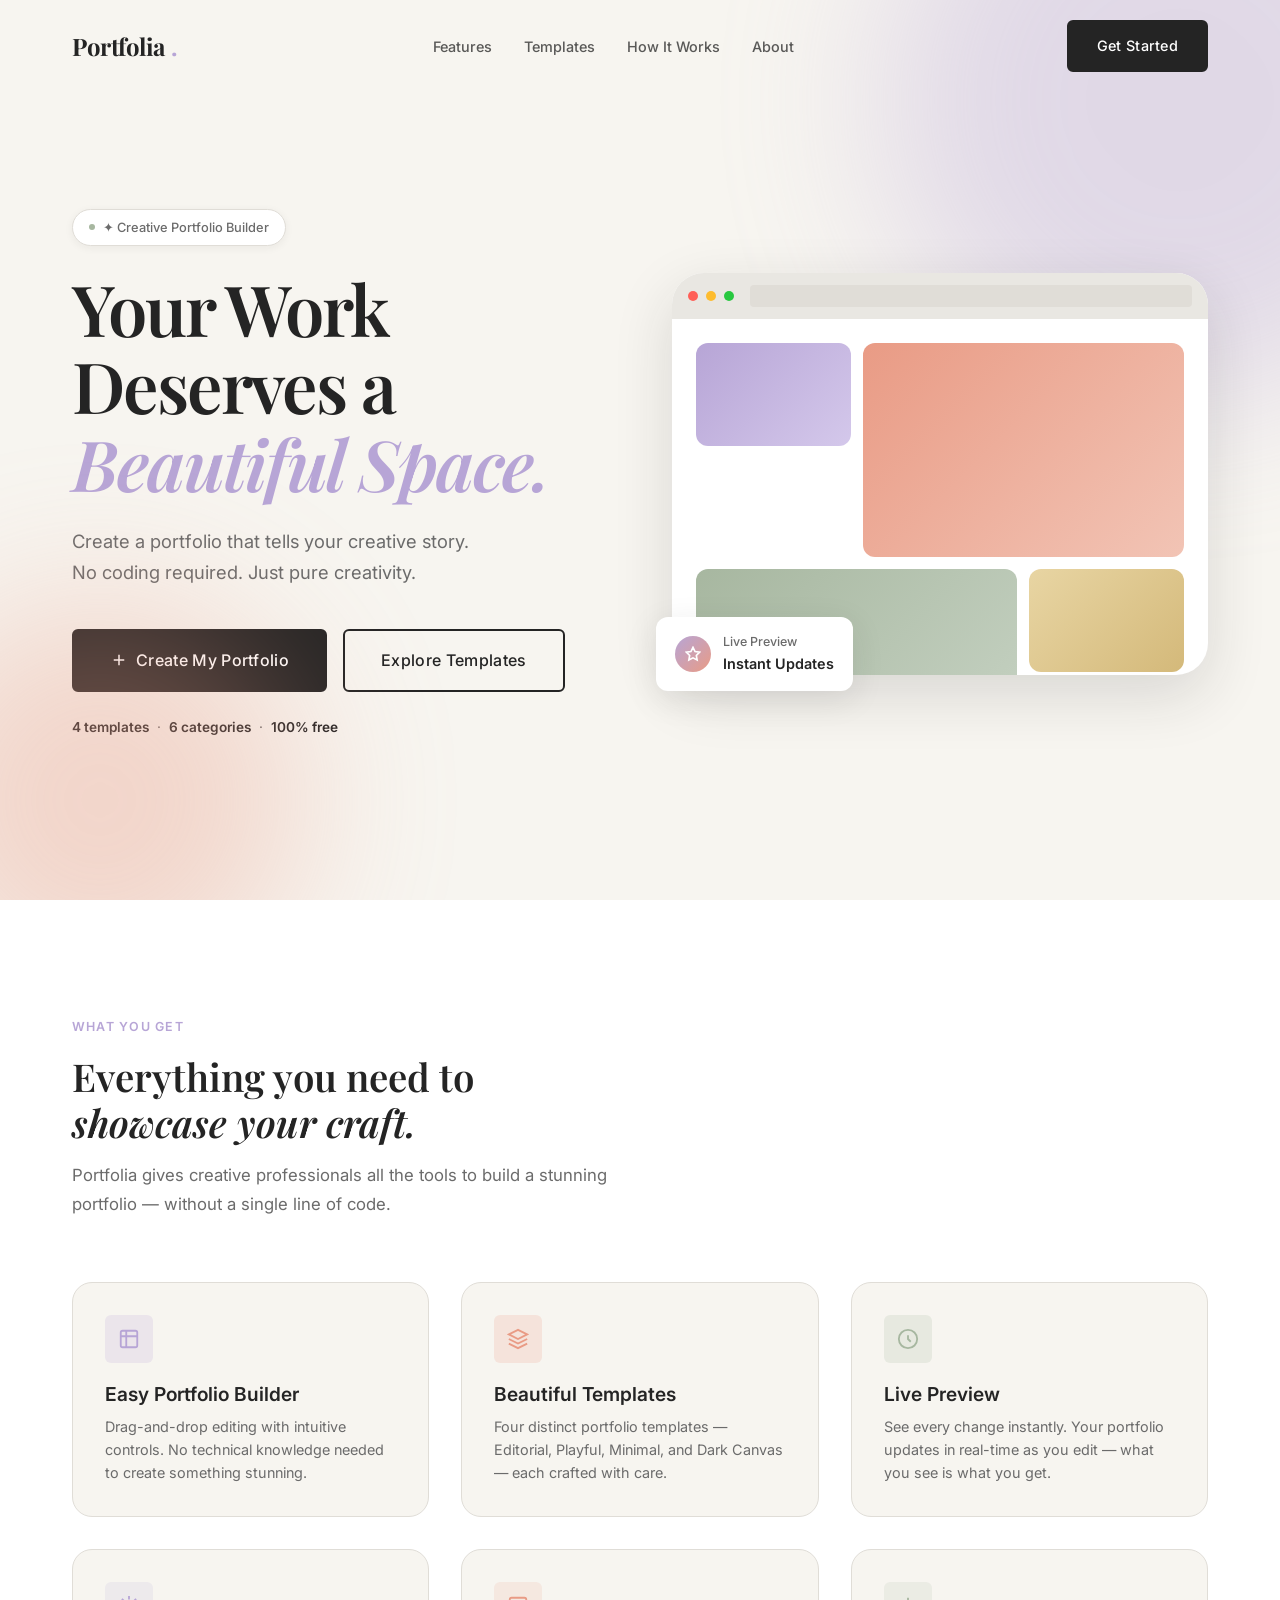
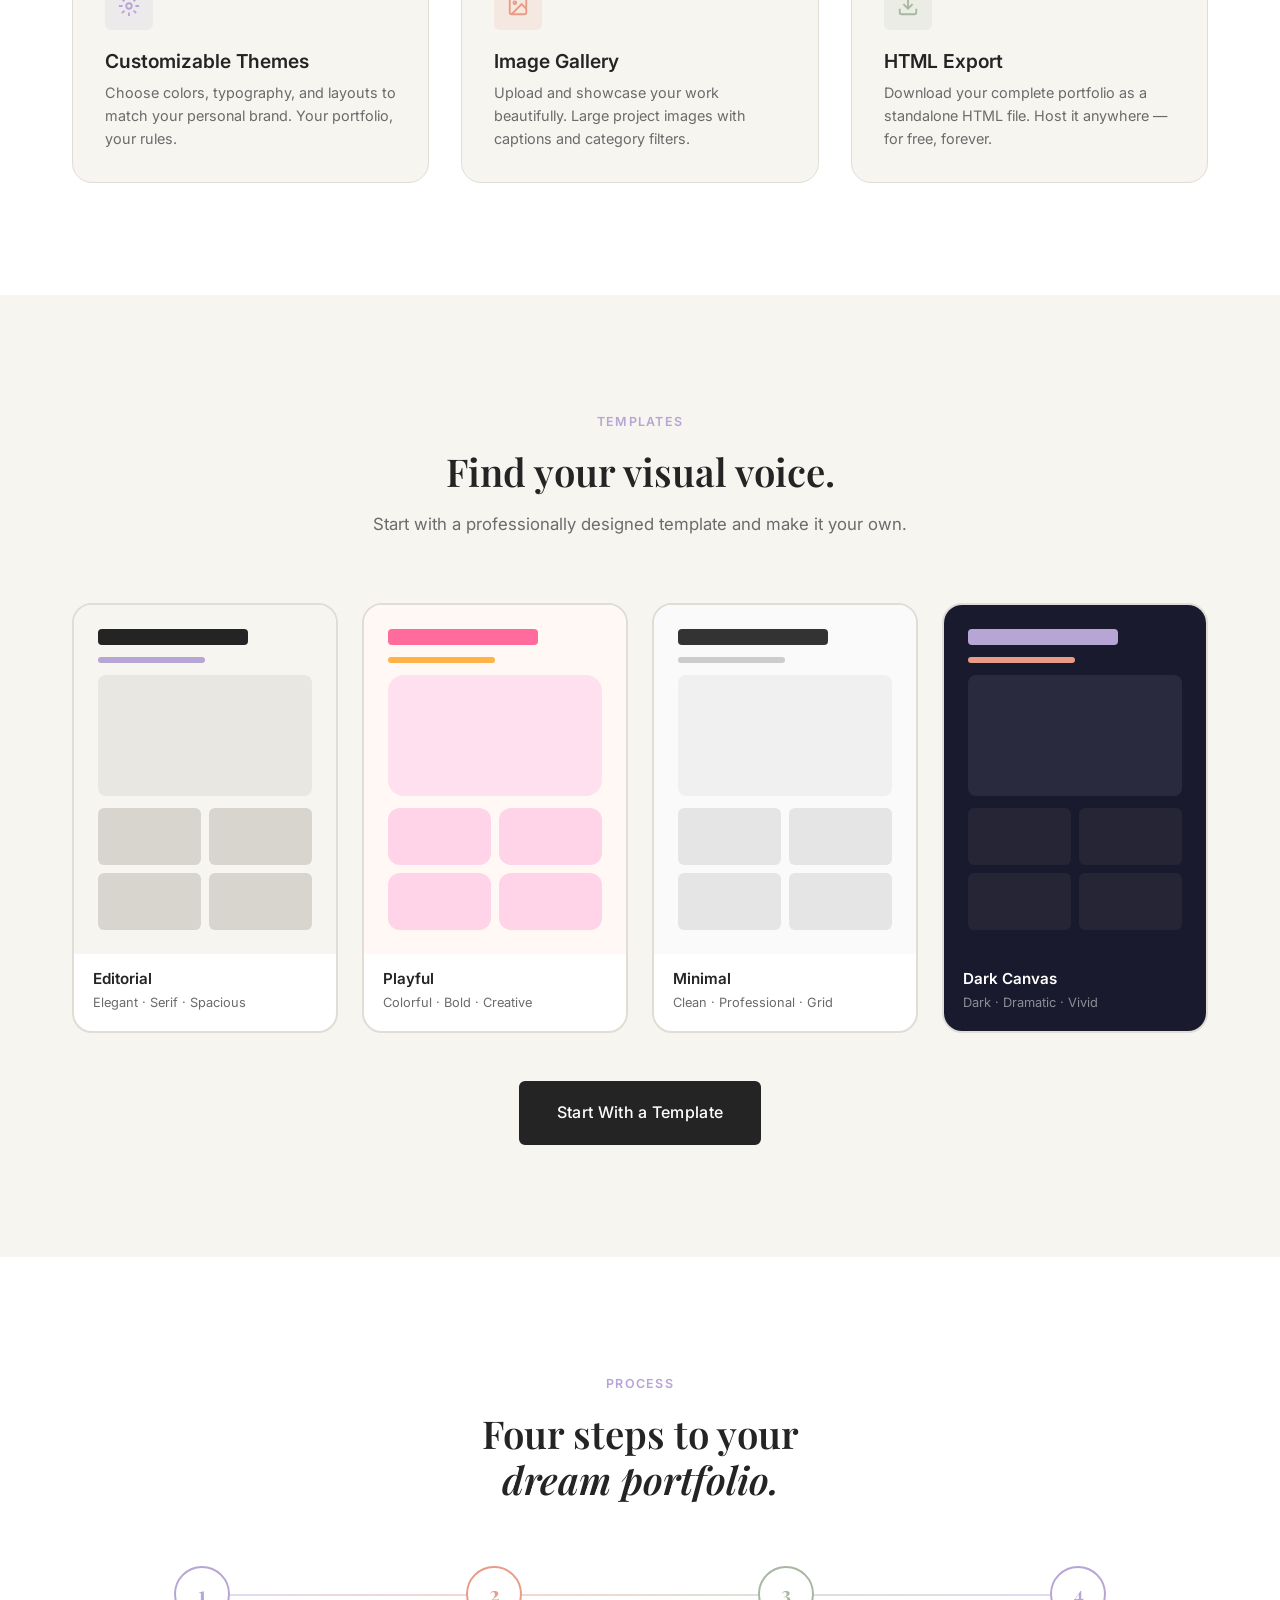
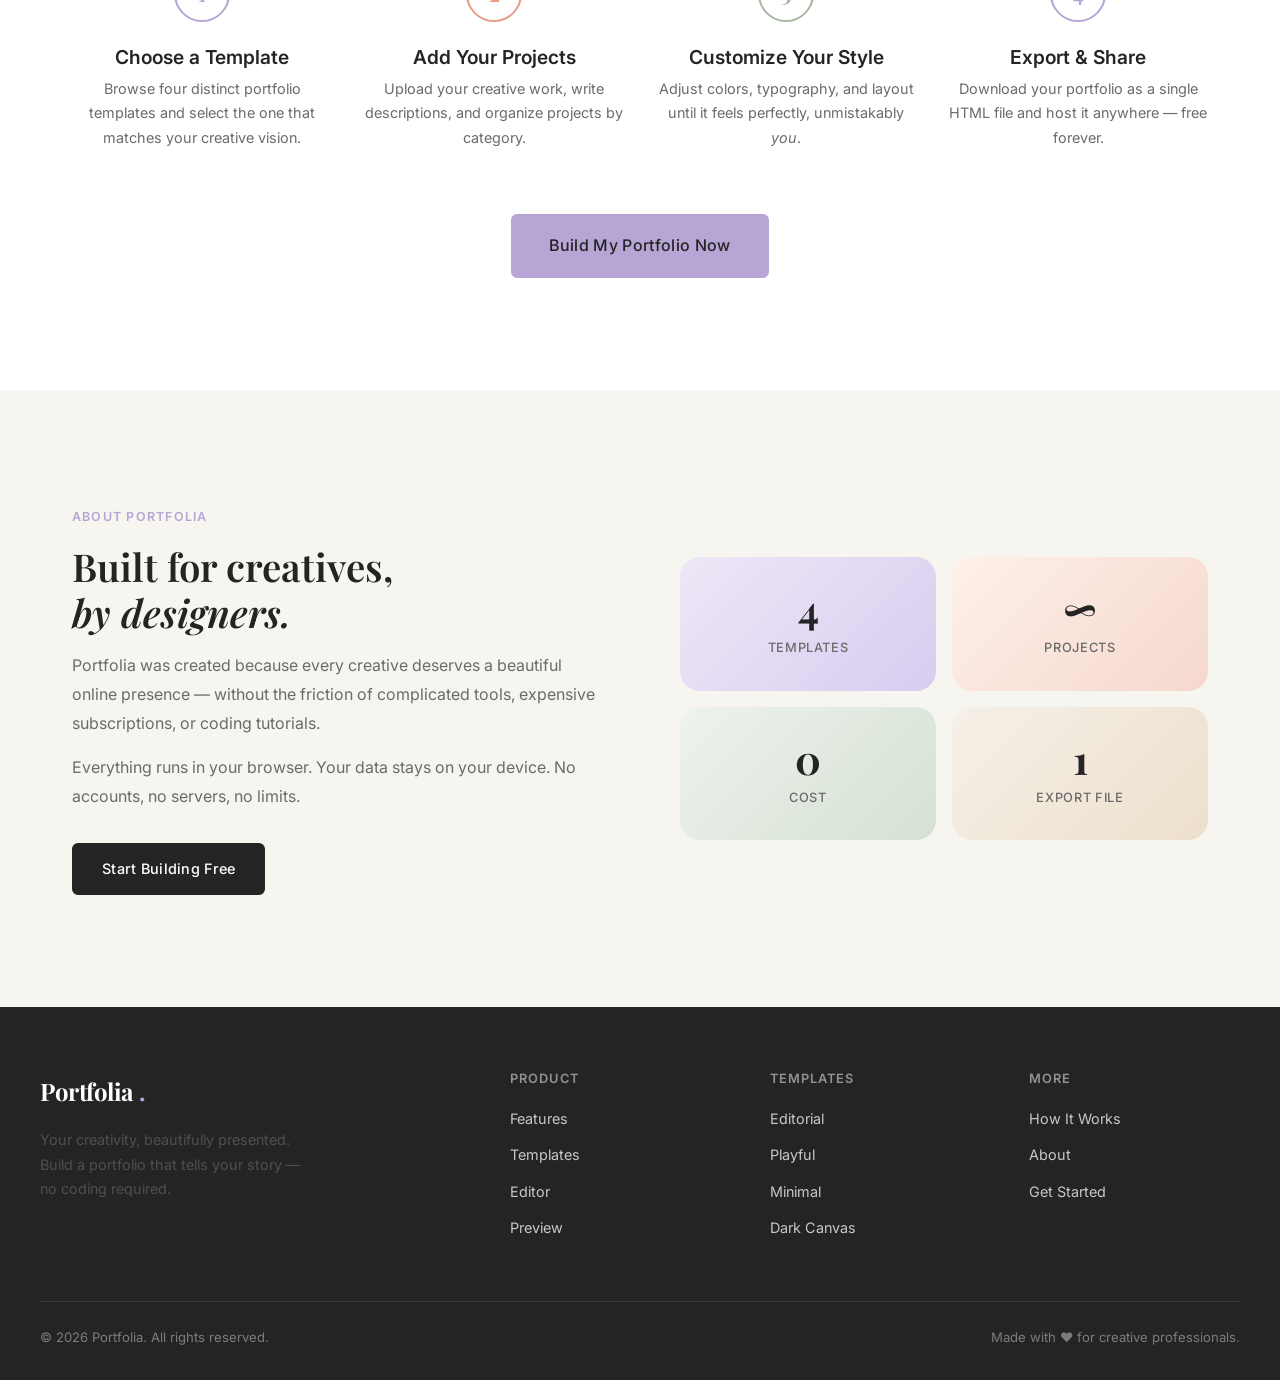
<file: portfolia/index.html>
<!DOCTYPE html>
<html lang="en">
<head>
  <meta charset="UTF-8" />
  <meta name="viewport" content="width=device-width, initial-scale=1.0" />
  <meta name="description" content="Portfolia — Create a stunning portfolio website for your creative work. No coding required." />
  <title>Portfolia — Your creativity, beautifully presented.</title>
  <link rel="stylesheet" href="css/style.css" />
  <link rel="stylesheet" href="css/landing.css" />
  <link rel="icon" type="image/svg+xml" href="data:image/svg+xml,%3Csvg xmlns='http://www.w3.org/2000/svg' viewBox='0 0 32 32'%3E%3Ccircle cx='16' cy='16' r='16' fill='%23B7A5D6'/%3E%3Ctext x='50%25' y='54%25' dominant-baseline='middle' text-anchor='middle' font-size='18' font-family='Georgia,serif' fill='white' font-weight='bold'%3EP%3C/text%3E%3C/svg%3E" />
</head>
<body>

  <!-- ========================
       NAVIGATION
  ======================== -->
  <nav class="site-nav" id="siteNav">
    <div class="nav-inner">
      <a href="index.html" class="nav-logo">Portfolia<span>.</span></a>
      <ul class="nav-links">
        <li><a href="#features">Features</a></li>
        <li><a href="#templates">Templates</a></li>
        <li><a href="#how-it-works">How It Works</a></li>
        <li><a href="#about">About</a></li>
      </ul>
      <a href="editor.html" class="btn btn-primary nav-cta">Get Started</a>
      <button class="nav-hamburger" id="hamburgerBtn" aria-label="Open menu">
        <span></span><span></span><span></span>
      </button>
    </div>
  </nav>

  <!-- Mobile Menu -->
  <div class="mobile-menu" id="mobileMenu">
    <button class="mobile-menu-close" id="mobileMenuClose" aria-label="Close menu">✕</button>
    <a href="#features" class="mobile-nav-link">Features</a>
    <a href="#templates" class="mobile-nav-link">Templates</a>
    <a href="#how-it-works" class="mobile-nav-link">How It Works</a>
    <a href="#about" class="mobile-nav-link">About</a>
    <a href="editor.html" class="btn btn-primary btn-lg">Get Started</a>
  </div>

  <!-- ========================
       HERO SECTION
  ======================== -->
  <section class="hero" id="home">
    <div class="hero-bg-shape hero-bg-shape-1"></div>
    <div class="hero-bg-shape hero-bg-shape-2"></div>
    <div class="hero-inner container">
      <div class="hero-content">
        <div class="hero-label">✦ Creative Portfolio Builder</div>
        <h1 class="hero-title">
          Your Work Deserves a<br>
          <em>Beautiful Space.</em>
        </h1>
        <p class="hero-subtitle">
          Create a portfolio that tells your creative story.<br>
          No coding required. Just pure creativity.
        </p>
        <div class="hero-actions">
          <a href="editor.html" class="btn btn-primary btn-lg">
            <svg width="18" height="18" viewBox="0 0 24 24" fill="none" stroke="currentColor" stroke-width="2"><path d="M12 5v14M5 12h14"/></svg>
            Create My Portfolio
          </a>
          <a href="#templates" class="btn btn-outline btn-lg">Explore Templates</a>
        </div>
        <p class="hero-stats">
          <strong>4 templates</strong> &nbsp;·&nbsp; <strong>6 categories</strong> &nbsp;·&nbsp; <strong>100% free</strong>
        </p>
      </div>
      <div class="hero-visual">
        <div class="hero-mockup-container">
          <div class="hero-mockup-browser">
            <div class="browser-dot"></div>
            <div class="browser-dot"></div>
            <div class="browser-dot"></div>
            <div class="browser-bar"></div>
          </div>
          <div class="hero-mockup-content">
            <div class="mock-card mock-card-1"></div>
            <div class="mock-card mock-card-2"></div>
            <div class="mock-card mock-card-3"></div>
            <div class="mock-card mock-card-4"></div>
          </div>
        </div>
        <div class="hero-float-badge">
          <div class="hero-float-badge-icon">
            <svg width="16" height="16" viewBox="0 0 24 24" fill="none" stroke="currentColor" stroke-width="2.5"><path d="M12 2l3.09 6.26L22 9.27l-5 4.87 1.18 6.88L12 17.77l-6.18 3.25L7 14.14 2 9.27l6.91-1.01L12 2z"/></svg>
          </div>
          <div>
            <div style="font-size:0.78rem;color:var(--text-muted);">Live Preview</div>
            <div style="font-weight:600;font-size:0.9rem;">Instant Updates</div>
          </div>
        </div>
      </div>
    </div>
  </section>

  <!-- ========================
       FEATURES SECTION
  ======================== -->
  <section class="features" id="features">
    <div class="container">
      <div class="features-header fade-up">
        <div class="section-tag">What You Get</div>
        <h2 class="section-title">Everything you need to<br><em class="serif italic">showcase your craft.</em></h2>
        <p class="section-subtitle">Portfolia gives creative professionals all the tools to build a stunning portfolio — without a single line of code.</p>
      </div>
      <div class="features-grid">
        <div class="feature-card fade-up">
          <div class="feature-icon feature-icon-1">
            <svg width="22" height="22" viewBox="0 0 24 24" fill="none" stroke="currentColor" stroke-width="2"><rect x="3" y="3" width="18" height="18" rx="2"/><path d="M9 3v18M3 9h18"/></svg>
          </div>
          <h4>Easy Portfolio Builder</h4>
          <p>Drag-and-drop editing with intuitive controls. No technical knowledge needed to create something stunning.</p>
        </div>
        <div class="feature-card fade-up">
          <div class="feature-icon feature-icon-2">
            <svg width="22" height="22" viewBox="0 0 24 24" fill="none" stroke="currentColor" stroke-width="2"><path d="M12 2L2 7l10 5 10-5-10-5zM2 17l10 5 10-5M2 12l10 5 10-5"/></svg>
          </div>
          <h4>Beautiful Templates</h4>
          <p>Four distinct portfolio templates — Editorial, Playful, Minimal, and Dark Canvas — each crafted with care.</p>
        </div>
        <div class="feature-card fade-up">
          <div class="feature-icon feature-icon-3">
            <svg width="22" height="22" viewBox="0 0 24 24" fill="none" stroke="currentColor" stroke-width="2"><circle cx="12" cy="12" r="10"/><path d="M12 8v4l3 3"/></svg>
          </div>
          <h4>Live Preview</h4>
          <p>See every change instantly. Your portfolio updates in real-time as you edit — what you see is what you get.</p>
        </div>
        <div class="feature-card fade-up">
          <div class="feature-icon feature-icon-4">
            <svg width="22" height="22" viewBox="0 0 24 24" fill="none" stroke="currentColor" stroke-width="2"><circle cx="12" cy="12" r="3"/><path d="M12 1v4M12 19v4M4.22 4.22l2.83 2.83M16.95 16.95l2.83 2.83M1 12h4M19 12h4M4.22 19.78l2.83-2.83M16.95 7.05l2.83-2.83"/></svg>
          </div>
          <h4>Customizable Themes</h4>
          <p>Choose colors, typography, and layouts to match your personal brand. Your portfolio, your rules.</p>
        </div>
        <div class="feature-card fade-up">
          <div class="feature-icon feature-icon-5">
            <svg width="22" height="22" viewBox="0 0 24 24" fill="none" stroke="currentColor" stroke-width="2"><rect x="3" y="3" width="18" height="18" rx="2"/><circle cx="8.5" cy="8.5" r="1.5"/><path d="M21 15l-5-5L5 21"/></svg>
          </div>
          <h4>Image Gallery</h4>
          <p>Upload and showcase your work beautifully. Large project images with captions and category filters.</p>
        </div>
        <div class="feature-card fade-up">
          <div class="feature-icon feature-icon-6">
            <svg width="22" height="22" viewBox="0 0 24 24" fill="none" stroke="currentColor" stroke-width="2"><path d="M21 15v4a2 2 0 01-2 2H5a2 2 0 01-2-2v-4M7 10l5 5 5-5M12 15V3"/></svg>
          </div>
          <h4>HTML Export</h4>
          <p>Download your complete portfolio as a standalone HTML file. Host it anywhere — for free, forever.</p>
        </div>
      </div>
    </div>
  </section>

  <!-- ========================
       TEMPLATES SECTION
  ======================== -->
  <section class="templates-section" id="templates">
    <div class="container">
      <div class="templates-header text-center fade-up">
        <div class="section-tag">Templates</div>
        <h2 class="section-title">Find your visual voice.</h2>
        <p class="section-subtitle" style="margin: 0 auto;">Start with a professionally designed template and make it your own.</p>
      </div>
      <div class="templates-grid">
        <div class="template-preview-card tmpl-editorial fade-up" onclick="window.location='editor.html'">
          <div class="template-preview-thumb">
            <div class="template-thumb-inner">
              <div class="tmpl-bar-lg tmpl-bar"></div>
              <div class="tmpl-bar-sm tmpl-bar"></div>
              <div class="tmpl-rect"></div>
              <div class="tmpl-grid">
                <div class="tmpl-grid-item"></div>
                <div class="tmpl-grid-item"></div>
                <div class="tmpl-grid-item"></div>
                <div class="tmpl-grid-item"></div>
              </div>
            </div>
          </div>
          <div class="template-preview-info">
            <h4>Editorial</h4>
            <span>Elegant · Serif · Spacious</span>
          </div>
        </div>
        <div class="template-preview-card tmpl-playful fade-up" onclick="window.location='editor.html'">
          <div class="template-preview-thumb">
            <div class="template-thumb-inner">
              <div class="tmpl-bar-lg tmpl-bar"></div>
              <div class="tmpl-bar-sm tmpl-bar"></div>
              <div class="tmpl-rect"></div>
              <div class="tmpl-grid">
                <div class="tmpl-grid-item"></div>
                <div class="tmpl-grid-item"></div>
                <div class="tmpl-grid-item"></div>
                <div class="tmpl-grid-item"></div>
              </div>
            </div>
          </div>
          <div class="template-preview-info">
            <h4>Playful</h4>
            <span>Colorful · Bold · Creative</span>
          </div>
        </div>
        <div class="template-preview-card tmpl-minimal fade-up" onclick="window.location='editor.html'">
          <div class="template-preview-thumb">
            <div class="template-thumb-inner">
              <div class="tmpl-bar-lg tmpl-bar"></div>
              <div class="tmpl-bar-sm tmpl-bar"></div>
              <div class="tmpl-rect"></div>
              <div class="tmpl-grid">
                <div class="tmpl-grid-item"></div>
                <div class="tmpl-grid-item"></div>
                <div class="tmpl-grid-item"></div>
                <div class="tmpl-grid-item"></div>
              </div>
            </div>
          </div>
          <div class="template-preview-info">
            <h4>Minimal</h4>
            <span>Clean · Professional · Grid</span>
          </div>
        </div>
        <div class="template-preview-card tmpl-dark fade-up" onclick="window.location='editor.html'">
          <div class="template-preview-thumb">
            <div class="template-thumb-inner">
              <div class="tmpl-bar-lg tmpl-bar"></div>
              <div class="tmpl-bar-sm tmpl-bar"></div>
              <div class="tmpl-rect"></div>
              <div class="tmpl-grid">
                <div class="tmpl-grid-item"></div>
                <div class="tmpl-grid-item"></div>
                <div class="tmpl-grid-item"></div>
                <div class="tmpl-grid-item"></div>
              </div>
            </div>
          </div>
          <div class="template-preview-info" style="background:#1a1a2e;color:#fff;">
            <h4 style="color:#fff;">Dark Canvas</h4>
            <span style="color:rgba(255,255,255,0.5);">Dark · Dramatic · Vivid</span>
          </div>
        </div>
      </div>
      <div class="text-center" style="margin-top:3rem;">
        <a href="editor.html" class="btn btn-primary btn-lg">Start With a Template</a>
      </div>
    </div>
  </section>

  <!-- ========================
       HOW IT WORKS
  ======================== -->
  <section class="how-it-works" id="how-it-works">
    <div class="container">
      <div class="text-center fade-up" style="margin-bottom:0;">
        <div class="section-tag">Process</div>
        <h2 class="section-title">Four steps to your<br><em class="serif italic">dream portfolio.</em></h2>
      </div>
      <div class="steps-grid">
        <div class="step-item fade-up">
          <div class="step-num">1</div>
          <h4>Choose a Template</h4>
          <p>Browse four distinct portfolio templates and select the one that matches your creative vision.</p>
        </div>
        <div class="step-item fade-up">
          <div class="step-num">2</div>
          <h4>Add Your Projects</h4>
          <p>Upload your creative work, write descriptions, and organize projects by category.</p>
        </div>
        <div class="step-item fade-up">
          <div class="step-num">3</div>
          <h4>Customize Your Style</h4>
          <p>Adjust colors, typography, and layout until it feels perfectly, unmistakably <em>you</em>.</p>
        </div>
        <div class="step-item fade-up">
          <div class="step-num">4</div>
          <h4>Export &amp; Share</h4>
          <p>Download your portfolio as a single HTML file and host it anywhere — free forever.</p>
        </div>
      </div>
      <div class="text-center" style="margin-top:4rem;">
        <a href="editor.html" class="btn btn-accent btn-lg">Build My Portfolio Now</a>
      </div>
    </div>
  </section>

  <!-- ========================
       ABOUT SECTION
  ======================== -->
  <section class="about-section" id="about">
    <div class="container">
      <div class="about-inner fade-up">
        <div class="about-text">
          <div class="section-tag">About Portfolia</div>
          <h2 class="section-title">Built for creatives,<br><em class="serif italic">by designers.</em></h2>
          <p>Portfolia was created because every creative deserves a beautiful online presence — without the friction of complicated tools, expensive subscriptions, or coding tutorials.</p>
          <p style="margin-top:1rem;">Everything runs in your browser. Your data stays on your device. No accounts, no servers, no limits.</p>
          <a href="editor.html" class="btn btn-primary" style="margin-top:2rem;">Start Building Free</a>
        </div>
        <div class="about-visual">
          <div class="about-visual-grid">
            <div class="about-card about-card-1">
              <div class="about-card-num">4</div>
              <div class="about-card-label">Templates</div>
            </div>
            <div class="about-card about-card-2">
              <div class="about-card-num">∞</div>
              <div class="about-card-label">Projects</div>
            </div>
            <div class="about-card about-card-3">
              <div class="about-card-num">0</div>
              <div class="about-card-label">Cost</div>
            </div>
            <div class="about-card about-card-4">
              <div class="about-card-num">1</div>
              <div class="about-card-label">Export file</div>
            </div>
          </div>
        </div>
      </div>
    </div>
  </section>

  <!-- ========================
       FOOTER
  ======================== -->
  <footer class="site-footer">
    <div class="footer-inner">
      <div class="footer-brand">
        <div class="nav-logo">Portfolia<span style="color:var(--lavender);">.</span></div>
        <p>Your creativity, beautifully presented. Build a portfolio that tells your story — no coding required.</p>
      </div>
      <div class="footer-col">
        <h5>Product</h5>
        <a href="#features">Features</a>
        <a href="#templates">Templates</a>
        <a href="editor.html">Editor</a>
        <a href="preview.html">Preview</a>
      </div>
      <div class="footer-col">
        <h5>Templates</h5>
        <a href="editor.html">Editorial</a>
        <a href="editor.html">Playful</a>
        <a href="editor.html">Minimal</a>
        <a href="editor.html">Dark Canvas</a>
      </div>
      <div class="footer-col">
        <h5>More</h5>
        <a href="#how-it-works">How It Works</a>
        <a href="#about">About</a>
        <a href="editor.html">Get Started</a>
      </div>
    </div>
    <div class="footer-bottom">
      <span>© 2026 Portfolia. All rights reserved.</span>
      <span>Made with ♥ for creative professionals.</span>
    </div>
  </footer>

  <!-- Toast Container -->
  <div id="toast-container"></div>

  <script src="js/app.js"></script>
</body>
</html>
</file>
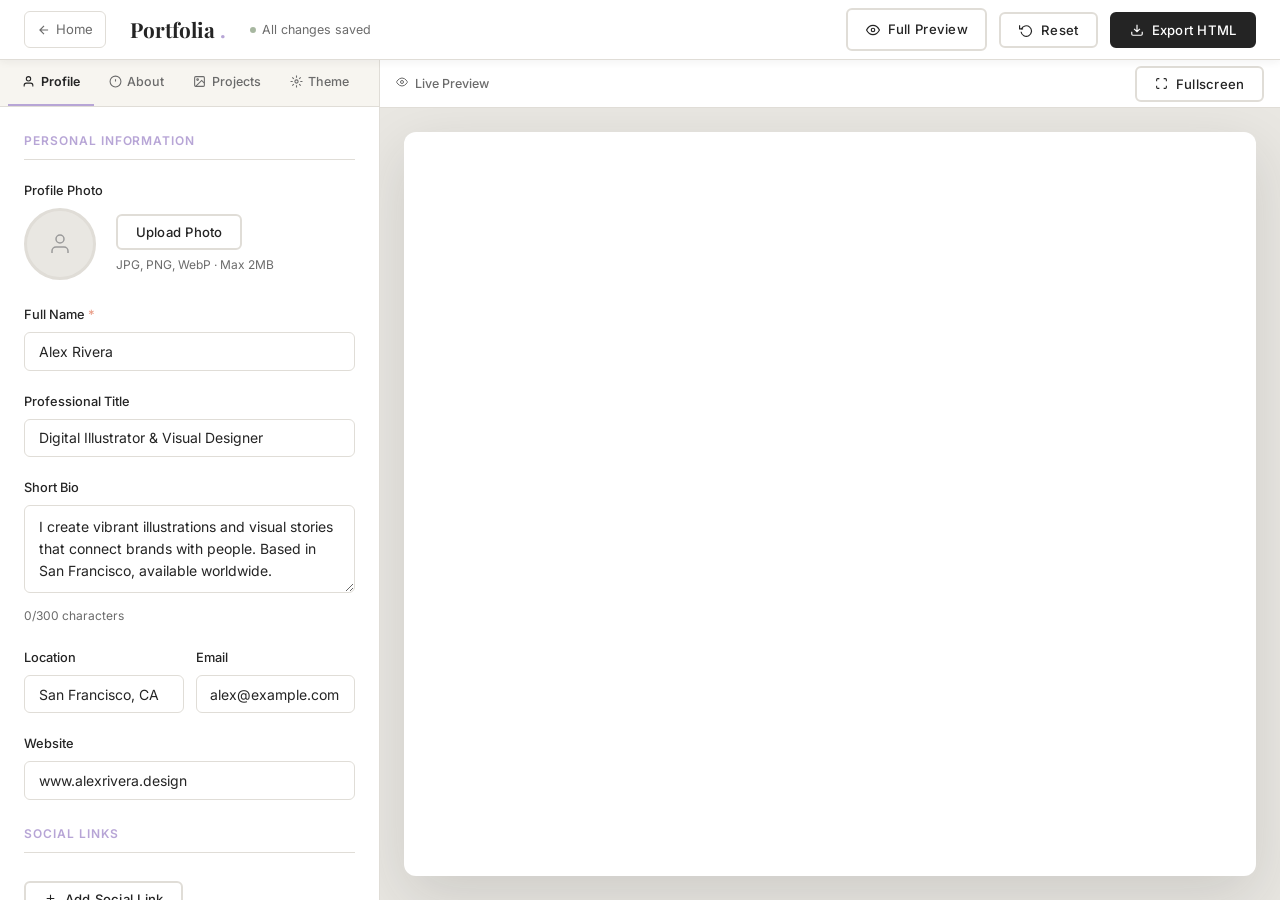
<file: portfolia/editor.html>
<!DOCTYPE html>
<html lang="en">
<head>
  <meta charset="UTF-8" />
  <meta name="viewport" content="width=device-width, initial-scale=1.0" />
  <title>Portfolia — Editor</title>
  <link rel="stylesheet" href="css/style.css" />
  <link rel="stylesheet" href="css/editor.css" />
  <link rel="icon" type="image/svg+xml" href="data:image/svg+xml,%3Csvg xmlns='http://www.w3.org/2000/svg' viewBox='0 0 32 32'%3E%3Ccircle cx='16' cy='16' r='16' fill='%23B7A5D6'/%3E%3Ctext x='50%25' y='54%25' dominant-baseline='middle' text-anchor='middle' font-size='18' font-family='Georgia,serif' fill='white' font-weight='bold'%3EP%3C/text%3E%3C/svg%3E" />
</head>
<body class="editor-page">

  <!-- ============================
       TOP BAR
  ============================ -->
  <header class="editor-topbar">
    <div class="editor-topbar-left">
      <a href="index.html" class="editor-back-link">
        <svg width="14" height="14" viewBox="0 0 24 24" fill="none" stroke="currentColor" stroke-width="2"><path d="M19 12H5M12 5l-7 7 7 7"/></svg>
        Home
      </a>
      <a href="editor.html" class="editor-logo">Portfolia<span>.</span></a>
      <div class="save-status" id="saveStatus">
        <div class="save-status-dot" id="saveStatusDot"></div>
        <span id="saveStatusText">All changes saved</span>
      </div>
    </div>
    <div class="editor-topbar-right">
      <a href="preview.html" target="_blank" class="btn btn-ghost btn-sm" id="previewBtn">
        <svg width="14" height="14" viewBox="0 0 24 24" fill="none" stroke="currentColor" stroke-width="2"><path d="M1 12s4-8 11-8 11 8 11 8-4 8-11 8-11-8-11-8z"/><circle cx="12" cy="12" r="3"/></svg>
        Full Preview
      </a>
      <button class="btn btn-ghost btn-sm" id="resetBtn">
        <svg width="14" height="14" viewBox="0 0 24 24" fill="none" stroke="currentColor" stroke-width="2"><polyline points="1 4 1 10 7 10"/><path d="M3.51 15a9 9 0 1 0 .49-4.39"/></svg>
        Reset
      </button>
      <button class="btn btn-primary btn-sm" id="exportBtn">
        <svg width="14" height="14" viewBox="0 0 24 24" fill="none" stroke="currentColor" stroke-width="2"><path d="M21 15v4a2 2 0 01-2 2H5a2 2 0 01-2-2v-4M7 10l5 5 5-5M12 15V3"/></svg>
        Export HTML
      </button>
    </div>
  </header>

  <!-- ============================
       EDITOR BODY
  ============================ -->
  <div class="editor-body">

    <!-- LEFT PANEL: Controls -->
    <aside class="editor-panel">
      <div class="panel-tabs" role="tablist">
        <button class="panel-tab active" data-tab="profile" role="tab">
          <svg width="13" height="13" viewBox="0 0 24 24" fill="none" stroke="currentColor" stroke-width="2"><path d="M20 21v-2a4 4 0 00-4-4H8a4 4 0 00-4 4v2"/><circle cx="12" cy="7" r="4"/></svg>
          Profile
        </button>
        <button class="panel-tab" data-tab="about" role="tab">
          <svg width="13" height="13" viewBox="0 0 24 24" fill="none" stroke="currentColor" stroke-width="2"><circle cx="12" cy="12" r="10"/><path d="M12 8v4M12 16h.01"/></svg>
          About
        </button>
        <button class="panel-tab" data-tab="projects" role="tab">
          <svg width="13" height="13" viewBox="0 0 24 24" fill="none" stroke="currentColor" stroke-width="2"><rect x="3" y="3" width="18" height="18" rx="2"/><circle cx="8.5" cy="8.5" r="1.5"/><path d="M21 15l-5-5L5 21"/></svg>
          Projects
        </button>
        <button class="panel-tab" data-tab="theme" role="tab">
          <svg width="13" height="13" viewBox="0 0 24 24" fill="none" stroke="currentColor" stroke-width="2"><circle cx="12" cy="12" r="3"/><path d="M12 1v4M12 19v4M4.22 4.22l2.83 2.83M16.95 16.95l2.83 2.83M1 12h4M19 12h4M4.22 19.78l2.83-2.83M16.95 7.05l2.83-2.83"/></svg>
          Theme
        </button>
      </div>

      <div class="panel-content">

        <!-- ── PROFILE TAB ────────────────────── -->
        <div class="panel-section active" id="tab-profile">
          <div class="panel-section-title">Personal Information</div>

          <!-- Profile Image -->
          <div class="form-group">
            <label class="form-label">Profile Photo</label>
            <div class="profile-upload-wrap">
              <div class="profile-img-preview" id="profileImgWrap">
                <svg width="24" height="24" viewBox="0 0 24 24" fill="none" stroke="currentColor" stroke-width="1.5"><path d="M20 21v-2a4 4 0 00-4-4H8a4 4 0 00-4 4v2"/><circle cx="12" cy="7" r="4"/></svg>
              </div>
              <div>
                <button class="btn btn-ghost btn-sm" onclick="document.getElementById('profileImageInput').click()">Upload Photo</button>
                <button class="btn btn-sm" id="removeProfileImg" style="color:var(--coral);border:1px solid var(--border);display:none;">Remove</button>
                <p class="form-hint">JPG, PNG, WebP · Max 2MB</p>
              </div>
            </div>
            <input type="file" id="profileImageInput" accept="image/*" style="display:none;" />
          </div>

          <div class="form-group">
            <label class="form-label" for="profileName">Full Name <span>*</span></label>
            <input type="text" class="form-input" id="profileName" placeholder="e.g. Alex Rivera" maxlength="80" />
          </div>
          <div class="form-group">
            <label class="form-label" for="profileTitle">Professional Title</label>
            <input type="text" class="form-input" id="profileTitle" placeholder="e.g. Digital Illustrator & Designer" maxlength="100" />
          </div>
          <div class="form-group">
            <label class="form-label" for="profileBio">Short Bio</label>
            <textarea class="form-textarea" id="profileBio" placeholder="A brief description about you..." rows="3" maxlength="300"></textarea>
            <p class="form-hint"><span id="bioCount">0</span>/300 characters</p>
          </div>
          <div class="form-row">
            <div class="form-group">
              <label class="form-label" for="profileLocation">Location</label>
              <input type="text" class="form-input" id="profileLocation" placeholder="City, Country" maxlength="60" />
            </div>
            <div class="form-group">
              <label class="form-label" for="profileEmail">Email</label>
              <input type="email" class="form-input" id="profileEmail" placeholder="you@example.com" />
            </div>
          </div>
          <div class="form-group">
            <label class="form-label" for="profileWebsite">Website</label>
            <input type="url" class="form-input" id="profileWebsite" placeholder="https://yourwebsite.com" />
          </div>

          <div class="panel-section-title" style="margin-top:1.5rem;">Social Links</div>
          <div id="socialLinksList"></div>
          <button class="btn btn-ghost btn-sm" id="addSocialLink" style="margin-top:0.5rem;">
            <svg width="13" height="13" viewBox="0 0 24 24" fill="none" stroke="currentColor" stroke-width="2"><path d="M12 5v14M5 12h14"/></svg>
            Add Social Link
          </button>
        </div>

        <!-- ── ABOUT TAB ─────────────────────── -->
        <div class="panel-section" id="tab-about">
          <div class="panel-section-title">About Me</div>
          <div class="form-group">
            <label class="form-label" for="aboutText">About Description</label>
            <textarea class="form-textarea" id="aboutText" placeholder="Tell your creative story..." rows="5" maxlength="1000" style="min-height:120px;"></textarea>
          </div>
          <div class="panel-section-title" style="margin-top:1rem;">Skills &amp; Specialties</div>
          <div class="form-group">
            <label class="form-label">Skills <span style="font-weight:400;color:var(--text-muted);">(press Enter to add)</span></label>
            <div class="skills-container" id="skillsContainer">
              <input type="text" class="skill-input" id="skillInput" placeholder="Add a skill..." maxlength="40" />
            </div>
          </div>
        </div>

        <!-- ── PROJECTS TAB ──────────────────── -->
        <div class="panel-section" id="tab-projects">
          <div class="panel-section-title">My Projects</div>
          <div id="projectList" class="project-list"></div>
          <button class="add-project-btn" id="addProjectBtn">
            <svg width="16" height="16" viewBox="0 0 24 24" fill="none" stroke="currentColor" stroke-width="2"><path d="M12 5v14M5 12h14"/></svg>
            Add New Project
          </button>
        </div>

        <!-- ── THEME TAB ─────────────────────── -->
        <div class="panel-section" id="tab-theme">
          <div class="panel-section-title">Template</div>
          <div class="template-select-grid" id="templateSelectGrid">
            <div class="template-option selected" data-template="editorial">
              <div class="template-option-thumb tmpl-thumb-editorial"></div>
              <div class="template-option-name">Editorial</div>
            </div>
            <div class="template-option" data-template="playful">
              <div class="template-option-thumb tmpl-thumb-playful"></div>
              <div class="template-option-name">Playful</div>
            </div>
            <div class="template-option" data-template="minimal">
              <div class="template-option-thumb tmpl-thumb-minimal"></div>
              <div class="template-option-name">Minimal</div>
            </div>
            <div class="template-option" data-template="dark">
              <div class="template-option-thumb tmpl-thumb-dark"></div>
              <div class="template-option-name">Dark Canvas</div>
            </div>
          </div>

          <div class="panel-section-title" style="margin-top:1.5rem;">Accent Color</div>
          <div class="form-group">
            <div class="color-row">
              <div class="color-swatch-picker">
                <div class="color-swatch-preview" id="accentColorPreview"></div>
                <input type="color" id="accentColorPicker" value="#B7A5D6" />
              </div>
              <input type="text" class="form-input" id="accentColorHex" value="#B7A5D6" placeholder="#B7A5D6" style="font-family:monospace;" maxlength="7" />
            </div>
            <div class="color-presets">
              <div class="color-preset active" data-color="#B7A5D6" style="background:#B7A5D6;" title="Lavender"></div>
              <div class="color-preset" data-color="#E99B85" style="background:#E99B85;" title="Coral"></div>
              <div class="color-preset" data-color="#A7B7A0" style="background:#A7B7A0;" title="Sage"></div>
              <div class="color-preset" data-color="#5B7FA6" style="background:#5B7FA6;" title="Blue"></div>
              <div class="color-preset" data-color="#D4A853" style="background:#D4A853;" title="Gold"></div>
              <div class="color-preset" data-color="#E86A5E" style="background:#E86A5E;" title="Red"></div>
              <div class="color-preset" data-color="#4ECDC4" style="background:#4ECDC4;" title="Teal"></div>
              <div class="color-preset" data-color="#242424" style="background:#242424;" title="Charcoal"></div>
            </div>
          </div>

          <div class="panel-section-title">Background Color</div>
          <div class="form-group">
            <div class="color-row">
              <div class="color-swatch-picker">
                <div class="color-swatch-preview" id="bgColorPreview"></div>
                <input type="color" id="bgColorPicker" value="#F7F5F0" />
              </div>
              <input type="text" class="form-input" id="bgColorHex" value="#F7F5F0" placeholder="#F7F5F0" style="font-family:monospace;" maxlength="7" />
            </div>
            <div class="color-presets">
              <div class="color-preset active" data-color="#F7F5F0" style="background:#F7F5F0;border:1px solid #ccc;" title="Ivory"></div>
              <div class="color-preset" data-color="#FFFFFF" style="background:#FFFFFF;border:1px solid #ccc;" title="White"></div>
              <div class="color-preset" data-color="#FAFAFA" style="background:#FAFAFA;border:1px solid #ccc;" title="Off-white"></div>
              <div class="color-preset" data-color="#1a1a2e" style="background:#1a1a2e;" title="Dark"></div>
              <div class="color-preset" data-color="#0f0f0f" style="background:#0f0f0f;" title="Black"></div>
            </div>
          </div>

          <div class="panel-section-title">Typography Style</div>
          <div class="form-group">
            <select class="form-select" id="typographySelect">
              <option value="serif">Serif (Elegant & Editorial)</option>
              <option value="sans">Sans-serif (Clean & Modern)</option>
              <option value="mono">Monospace (Technical & Precise)</option>
            </select>
          </div>

          <div class="panel-section-title">Project Grid Layout</div>
          <div class="grid-options">
            <button class="grid-option selected" data-grid="masonry">Masonry</button>
            <button class="grid-option" data-grid="grid">Grid</button>
            <button class="grid-option" data-grid="list">List</button>
          </div>

          <div class="panel-section-title" style="margin-top:1.5rem;">Section Visibility</div>
          <div id="sectionToggles">
            <div class="toggle-row">
              <span class="toggle-label">About Section</span>
              <label class="toggle-switch">
                <input type="checkbox" id="toggleAbout" checked />
                <span class="toggle-slider"></span>
              </label>
            </div>
            <div class="toggle-row">
              <span class="toggle-label">Skills Section</span>
              <label class="toggle-switch">
                <input type="checkbox" id="toggleSkills" checked />
                <span class="toggle-slider"></span>
              </label>
            </div>
            <div class="toggle-row">
              <span class="toggle-label">Projects Section</span>
              <label class="toggle-switch">
                <input type="checkbox" id="toggleProjects" checked />
                <span class="toggle-slider"></span>
              </label>
            </div>
            <div class="toggle-row">
              <span class="toggle-label">Contact Section</span>
              <label class="toggle-switch">
                <input type="checkbox" id="toggleContact" checked />
                <span class="toggle-slider"></span>
              </label>
            </div>
          </div>
        </div>

      </div><!-- /panel-content -->
    </aside>

    <!-- RIGHT PANEL: Live Preview -->
    <div class="preview-panel">
      <div class="preview-topbar">
        <span class="preview-topbar-title">
          <svg width="12" height="12" viewBox="0 0 24 24" fill="none" stroke="currentColor" stroke-width="2" style="display:inline;margin-right:4px;"><path d="M1 12s4-8 11-8 11 8 11 8-4 8-11 8-11-8-11-8z"/><circle cx="12" cy="12" r="3"/></svg>
          Live Preview
        </span>
        <div class="preview-topbar-actions">
          <button class="btn btn-ghost btn-sm" id="previewFullscreenBtn">
            <svg width="13" height="13" viewBox="0 0 24 24" fill="none" stroke="currentColor" stroke-width="2"><path d="M8 3H5a2 2 0 00-2 2v3m18 0V5a2 2 0 00-2-2h-3m0 18h3a2 2 0 002-2v-3M3 16v3a2 2 0 002 2h3"/></svg>
            Fullscreen
          </button>
        </div>
      </div>
      <div class="preview-frame-wrapper">
        <div class="preview-frame" id="previewFrame">
          <!-- Rendered by preview.js -->
        </div>
      </div>
    </div>

  </div><!-- /editor-body -->

  <!-- ============================
       MODALS
  ============================ -->
  <!-- Reset Confirmation -->
  <div class="modal-backdrop" id="resetModal">
    <div class="modal">
      <h3>Reset Portfolio?</h3>
      <p>This will reset all your portfolio data back to the sample content. This action cannot be undone.</p>
      <div class="modal-actions">
        <button class="btn btn-ghost" id="resetCancelBtn">Cancel</button>
        <button class="btn btn-primary" id="resetConfirmBtn" style="background:var(--coral);border-color:var(--coral);">Reset Everything</button>
      </div>
    </div>
  </div>

  <!-- Toast container -->
  <div id="toast-container"></div>

  <script src="js/app.js"></script>
  <script src="js/storage.js"></script>
  <script src="js/preview.js"></script>
  <script src="js/export.js"></script>
  <script src="js/editor.js"></script>
</body>
</html>
</file>
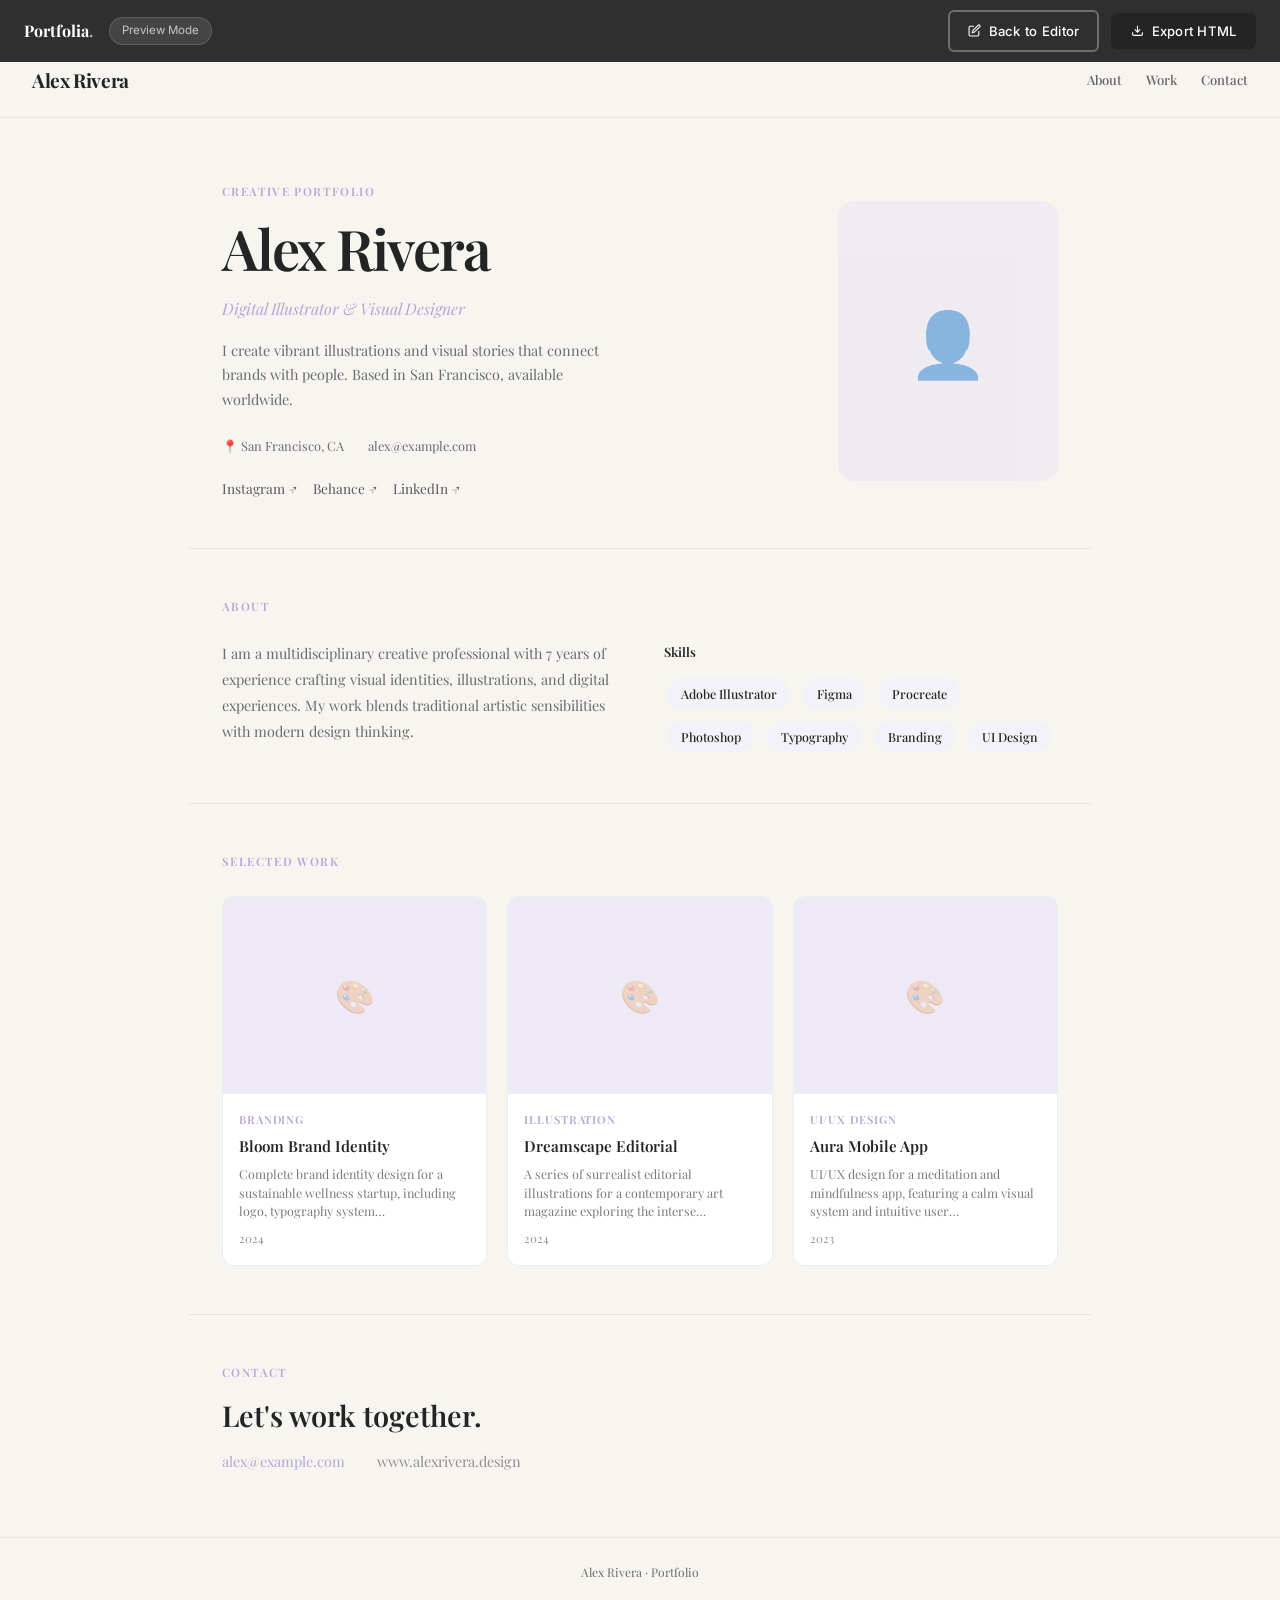
<file: portfolia/preview.html>
<!DOCTYPE html>
<html lang="en">
<head>
  <meta charset="UTF-8" />
  <meta name="viewport" content="width=device-width, initial-scale=1.0" />
  <title>Portfolio Preview — Portfolia</title>
  <link rel="stylesheet" href="css/style.css" />
  <link rel="stylesheet" href="css/preview.css" />
  <link rel="icon" type="image/svg+xml" href="data:image/svg+xml,%3Csvg xmlns='http://www.w3.org/2000/svg' viewBox='0 0 32 32'%3E%3Ccircle cx='16' cy='16' r='16' fill='%23B7A5D6'/%3E%3Ctext x='50%25' y='54%25' dominant-baseline='middle' text-anchor='middle' font-size='18' font-family='Georgia,serif' fill='white' font-weight='bold'%3EP%3C/text%3E%3C/svg%3E" />
</head>
<body>

  <!-- Preview toolbar (editor mode indicator) -->
  <div class="preview-page-bar" id="previewBar">
    <div class="preview-bar-left">
      <a href="index.html" class="preview-bar-logo">Portfolia<span>.</span></a>
      <span class="preview-bar-label">Preview Mode</span>
    </div>
    <div class="preview-bar-right">
      <a href="editor.html" class="btn btn-ghost btn-sm" style="color:#fff;border-color:rgba(255,255,255,0.3);">
        <svg width="13" height="13" viewBox="0 0 24 24" fill="none" stroke="currentColor" stroke-width="2"><path d="M11 4H4a2 2 0 00-2 2v14a2 2 0 002 2h14a2 2 0 002-2v-7"/><path d="M18.5 2.5a2.121 2.121 0 013 3L12 15l-4 1 1-4 9.5-9.5z"/></svg>
        Back to Editor
      </a>
      <button class="btn btn-primary btn-sm" id="exportFromPreview">
        <svg width="13" height="13" viewBox="0 0 24 24" fill="none" stroke="currentColor" stroke-width="2"><path d="M21 15v4a2 2 0 01-2 2H5a2 2 0 01-2-2v-4M7 10l5 5 5-5M12 15V3"/></svg>
        Export HTML
      </button>
    </div>
  </div>

  <!-- Portfolio content rendered here -->
  <div class="preview-content">
    <div id="portfolioContent">
      <!-- Loading state -->
      <div id="loadingState" style="display:flex;align-items:center;justify-content:center;min-height:80vh;flex-direction:column;gap:1rem;color:var(--text-muted);">
        <div style="width:40px;height:40px;border:3px solid var(--border);border-top-color:var(--lavender);border-radius:50%;animation:spin 0.8s linear infinite;"></div>
        <p>Loading your portfolio...</p>
      </div>
    </div>
  </div>

  <!-- Toast container -->
  <div id="toast-container"></div>

  <style>
    @keyframes spin { to { transform: rotate(360deg); } }
  </style>

  <script src="js/app.js"></script>
  <script src="js/storage.js"></script>
  <script src="js/preview.js"></script>
  <script src="js/export.js"></script>
  <script>
    document.addEventListener('DOMContentLoaded', () => {
      const data = PortfoliaStorage.load();
      const content = document.getElementById('portfolioContent');

      if (content && window.PortfoliaPreview) {
        window.PortfoliaPreview.render(data, content);
      }

      // Export button on preview page
      document.getElementById('exportFromPreview')?.addEventListener('click', () => {
        if (window.PortfoliaExport) {
          window.PortfoliaExport.exportHTML(data);
        }
      });
    });
  </script>
</body>
</html>
</file>
<file: portfolia/css/style.css>
/* ============================================
   PORTFOLIA — Global Design System
   ============================================ */

/* --- Google Fonts Import --- */
@import url('https://fonts.googleapis.com/css2?family=Playfair+Display:ital,wght@0,400;0,600;0,700;1,400;1,600&family=Inter:wght@300;400;500;600&display=swap');

/* --- CSS Custom Properties --- */
:root {
  --ivory: #F7F5F0;
  --charcoal: #242424;
  --lavender: #B7A5D6;
  --coral: #E99B85;
  --sage: #A7B7A0;
  --light-gray: #E9E7E2;
  --white: #FFFFFF;
  --text-muted: #6B6B6B;
  --text-light: #9A9A9A;
  --border: #E0DDD7;
  --shadow-sm: 0 2px 8px rgba(36,36,36,0.06);
  --shadow-md: 0 8px 32px rgba(36,36,36,0.10);
  --shadow-lg: 0 20px 60px rgba(36,36,36,0.14);
  --radius-sm: 6px;
  --radius-md: 12px;
  --radius-lg: 20px;
  --radius-xl: 32px;
  --font-serif: 'Playfair Display', 'Georgia', serif;
  --font-sans: 'Inter', -apple-system, BlinkMacSystemFont, 'Segoe UI', sans-serif;
  --transition: all 0.25s cubic-bezier(0.4, 0, 0.2, 1);
}

/* --- Reset & Base --- */
*, *::before, *::after { box-sizing: border-box; margin: 0; padding: 0; }
html { scroll-behavior: smooth; font-size: 16px; }
body {
  font-family: var(--font-sans);
  background: var(--ivory);
  color: var(--charcoal);
  line-height: 1.7;
  -webkit-font-smoothing: antialiased;
}
img { max-width: 100%; height: auto; display: block; }
a { color: inherit; text-decoration: none; }
ul { list-style: none; }
button { cursor: pointer; font-family: var(--font-sans); border: none; background: none; }

/* --- Typography --- */
h1, h2, h3, h4, h5 { font-family: var(--font-serif); line-height: 1.2; font-weight: 600; }
h1 { font-size: clamp(2.4rem, 5vw, 4rem); }
h2 { font-size: clamp(1.8rem, 3.5vw, 2.8rem); }
h3 { font-size: clamp(1.3rem, 2.5vw, 1.8rem); }
h4 { font-size: 1.2rem; }
p { color: var(--text-muted); }

/* --- Utility Classes --- */
.serif { font-family: var(--font-serif); }
.container { max-width: 1200px; margin: 0 auto; padding: 0 2rem; }
.container-wide { max-width: 1400px; margin: 0 auto; padding: 0 2rem; }
.text-center { text-align: center; }
.text-muted { color: var(--text-muted); }
.italic { font-style: italic; }

/* --- Buttons --- */
.btn {
  display: inline-flex;
  align-items: center;
  gap: 0.5rem;
  padding: 0.75rem 1.75rem;
  border-radius: var(--radius-sm);
  font-size: 0.9rem;
  font-weight: 500;
  letter-spacing: 0.02em;
  transition: var(--transition);
  white-space: nowrap;
}
.btn-primary {
  background: var(--charcoal);
  color: var(--white);
  border: 2px solid var(--charcoal);
}
.btn-primary:hover {
  background: #3a3a3a;
  border-color: #3a3a3a;
  transform: translateY(-1px);
  box-shadow: var(--shadow-md);
}
.btn-outline {
  background: transparent;
  color: var(--charcoal);
  border: 2px solid var(--charcoal);
}
.btn-outline:hover {
  background: var(--charcoal);
  color: var(--white);
  transform: translateY(-1px);
}
.btn-accent {
  background: var(--lavender);
  color: var(--charcoal);
  border: 2px solid var(--lavender);
}
.btn-accent:hover {
  background: #a594ca;
  border-color: #a594ca;
  transform: translateY(-1px);
  box-shadow: var(--shadow-md);
}
.btn-ghost {
  background: transparent;
  color: var(--charcoal);
  border: 2px solid var(--border);
}
.btn-ghost:hover { border-color: var(--charcoal); }
.btn-lg { padding: 1rem 2.25rem; font-size: 1rem; }
.btn-sm { padding: 0.5rem 1.1rem; font-size: 0.82rem; }

/* ============================================
   NAVIGATION
   ============================================ */
.site-nav {
  position: fixed;
  top: 0; left: 0; right: 0;
  z-index: 1000;
  padding: 0;
  transition: var(--transition);
}
.site-nav.scrolled {
  background: rgba(247,245,240,0.95);
  backdrop-filter: blur(12px);
  box-shadow: var(--shadow-sm);
}
.nav-inner {
  display: flex;
  align-items: center;
  justify-content: space-between;
  padding: 1.25rem 2rem;
  max-width: 1200px;
  margin: 0 auto;
}
.nav-logo {
  font-family: var(--font-serif);
  font-size: 1.5rem;
  font-weight: 700;
  color: var(--charcoal);
  letter-spacing: -0.02em;
  display: flex;
  align-items: center;
  gap: 0.4rem;
}
.nav-logo span { color: var(--lavender); }
.nav-links { display: flex; align-items: center; gap: 2rem; }
.nav-links a {
  font-size: 0.9rem;
  font-weight: 500;
  color: var(--charcoal);
  opacity: 0.75;
  transition: var(--transition);
}
.nav-links a:hover { opacity: 1; }
.nav-cta { margin-left: 1rem; }
.nav-hamburger {
  display: none;
  flex-direction: column;
  gap: 5px;
  padding: 4px;
}
.nav-hamburger span {
  display: block;
  width: 24px;
  height: 2px;
  background: var(--charcoal);
  border-radius: 2px;
  transition: var(--transition);
}
.mobile-menu {
  display: none;
  position: fixed;
  top: 0; left: 0; right: 0; bottom: 0;
  background: var(--ivory);
  z-index: 999;
  flex-direction: column;
  align-items: center;
  justify-content: center;
  gap: 2rem;
}
.mobile-menu.open { display: flex; }
.mobile-menu a {
  font-family: var(--font-serif);
  font-size: 2rem;
  color: var(--charcoal);
  font-style: italic;
}
.mobile-menu-close {
  position: absolute;
  top: 1.5rem; right: 2rem;
  font-size: 1.8rem;
  color: var(--charcoal);
  background: none;
  border: none;
  cursor: pointer;
}

/* ============================================
   HERO SECTION
   ============================================ */
.hero {
  min-height: 100vh;
  display: flex;
  align-items: center;
  padding: 8rem 2rem 5rem;
  position: relative;
  overflow: hidden;
}
.hero-bg-shape {
  position: absolute;
  border-radius: 50%;
  filter: blur(80px);
  opacity: 0.35;
  pointer-events: none;
}
.hero-bg-shape-1 {
  width: 600px; height: 600px;
  background: var(--lavender);
  top: -200px; right: -200px;
}
.hero-bg-shape-2 {
  width: 400px; height: 400px;
  background: var(--coral);
  bottom: -100px; left: -100px;
}
.hero-inner {
  max-width: 1200px;
  margin: 0 auto;
  display: grid;
  grid-template-columns: 1fr 1fr;
  gap: 4rem;
  align-items: center;
  width: 100%;
}
.hero-label {
  display: inline-flex;
  align-items: center;
  gap: 0.5rem;
  background: var(--white);
  border: 1px solid var(--border);
  border-radius: 50px;
  padding: 0.4rem 1rem;
  font-size: 0.8rem;
  font-weight: 500;
  color: var(--text-muted);
  margin-bottom: 1.5rem;
  box-shadow: var(--shadow-sm);
}
.hero-label::before {
  content: '';
  width: 6px; height: 6px;
  border-radius: 50%;
  background: var(--sage);
}
.hero-title {
  font-size: clamp(2.8rem, 5.5vw, 4.5rem);
  line-height: 1.1;
  letter-spacing: -0.03em;
  margin-bottom: 1.5rem;
  color: var(--charcoal);
}
.hero-title em { color: var(--lavender); font-style: italic; }
.hero-subtitle {
  font-size: 1.15rem;
  color: var(--text-muted);
  max-width: 480px;
  margin-bottom: 2.5rem;
  line-height: 1.7;
}
.hero-actions { display: flex; gap: 1rem; flex-wrap: wrap; }
.hero-visual { position: relative; }
.hero-mockup-container {
  position: relative;
  border-radius: var(--radius-xl);
  overflow: hidden;
  box-shadow: var(--shadow-lg);
  background: var(--white);
  aspect-ratio: 4/3;
}
.hero-mockup-browser {
  background: var(--light-gray);
  padding: 0.75rem 1rem;
  display: flex;
  align-items: center;
  gap: 0.5rem;
}
.browser-dot {
  width: 10px; height: 10px;
  border-radius: 50%;
}
.browser-dot:nth-child(1) { background: #FF5F57; }
.browser-dot:nth-child(2) { background: #FEBC2E; }
.browser-dot:nth-child(3) { background: #28C840; }
.browser-bar {
  flex: 1;
  height: 22px;
  background: var(--border);
  border-radius: 4px;
  margin-left: 0.5rem;
}
.hero-mockup-content {
  padding: 1.5rem;
  display: grid;
  grid-template-columns: 1fr 1fr 1fr;
  gap: 0.75rem;
}
.mock-card {
  border-radius: var(--radius-md);
  overflow: hidden;
  aspect-ratio: 3/2;
}
.mock-card-1 { background: linear-gradient(135deg, var(--lavender), #d4c8eb); }
.mock-card-2 { background: linear-gradient(135deg, var(--coral), #f2c4b5); grid-column: span 2; }
.mock-card-3 { background: linear-gradient(135deg, var(--sage), #c8d4c5); grid-column: span 2; }
.mock-card-4 { background: linear-gradient(135deg, #e8d5a3, #d4b97a); }
.hero-float-badge {
  position: absolute;
  bottom: -1rem; left: -1rem;
  background: var(--white);
  border-radius: var(--radius-md);
  padding: 0.9rem 1.2rem;
  box-shadow: var(--shadow-md);
  display: flex;
  align-items: center;
  gap: 0.75rem;
  font-size: 0.85rem;
  font-weight: 500;
}
.hero-float-badge-icon {
  width: 36px; height: 36px;
  border-radius: 50%;
  background: linear-gradient(135deg, var(--lavender), var(--coral));
  display: flex;
  align-items: center;
  justify-content: center;
  color: var(--white);
}

/* ============================================
   FEATURES SECTION
   ============================================ */
.features {
  padding: 7rem 2rem;
  background: var(--white);
}
.section-tag {
  display: inline-block;
  font-size: 0.78rem;
  font-weight: 600;
  letter-spacing: 0.1em;
  text-transform: uppercase;
  color: var(--lavender);
  margin-bottom: 1rem;
}
.section-title {
  font-size: clamp(1.8rem, 3vw, 2.6rem);
  color: var(--charcoal);
  margin-bottom: 1rem;
}
.section-subtitle {
  font-size: 1.05rem;
  color: var(--text-muted);
  max-width: 560px;
}
.features-header { margin-bottom: 4rem; }
.features-grid {
  display: grid;
  grid-template-columns: repeat(3, 1fr);
  gap: 2rem;
}
.feature-card {
  padding: 2rem;
  border-radius: var(--radius-lg);
  border: 1.5px solid var(--border);
  background: var(--ivory);
  transition: var(--transition);
}
.feature-card:hover {
  border-color: var(--lavender);
  transform: translateY(-4px);
  box-shadow: var(--shadow-md);
}
.feature-icon {
  width: 48px; height: 48px;
  border-radius: var(--radius-sm);
  display: flex;
  align-items: center;
  justify-content: center;
  margin-bottom: 1.25rem;
  font-size: 1.3rem;
}
.feature-icon-1 { background: rgba(183,165,214,0.2); color: var(--lavender); }
.feature-icon-2 { background: rgba(233,155,133,0.2); color: var(--coral); }
.feature-icon-3 { background: rgba(167,183,160,0.2); color: var(--sage); }
.feature-icon-4 { background: rgba(183,165,214,0.15); color: var(--lavender); }
.feature-icon-5 { background: rgba(233,155,133,0.15); color: var(--coral); }
.feature-icon-6 { background: rgba(167,183,160,0.15); color: var(--sage); }
.feature-card h4 { margin-bottom: 0.5rem; color: var(--charcoal); font-family: var(--font-sans); font-weight: 600; }
.feature-card p { font-size: 0.9rem; line-height: 1.6; }

/* ============================================
   TEMPLATES SECTION
   ============================================ */
.templates-section {
  padding: 7rem 2rem;
  background: var(--ivory);
}
.templates-header { margin-bottom: 4rem; }
.templates-grid {
  display: grid;
  grid-template-columns: repeat(4, 1fr);
  gap: 1.5rem;
}
.template-preview-card {
  border-radius: var(--radius-lg);
  overflow: hidden;
  border: 2px solid var(--border);
  background: var(--white);
  transition: var(--transition);
  cursor: pointer;
}
.template-preview-card:hover {
  border-color: var(--lavender);
  transform: translateY(-6px);
  box-shadow: var(--shadow-lg);
}
.template-preview-thumb {
  aspect-ratio: 3/4;
  position: relative;
  overflow: hidden;
}
.tmpl-editorial .template-preview-thumb { background: #F7F5F0; }
.tmpl-playful .template-preview-thumb { background: #fff8f5; }
.tmpl-minimal .template-preview-thumb { background: #FAFAFA; }
.tmpl-dark .template-preview-thumb { background: #1a1a2e; }
.template-thumb-inner {
  padding: 1.5rem;
  height: 100%;
  display: flex;
  flex-direction: column;
  gap: 0.75rem;
}
.tmpl-bar { height: 8px; border-radius: 4px; }
.tmpl-bar-lg { height: 16px; border-radius: 4px; width: 70%; }
.tmpl-bar-sm { height: 6px; border-radius: 3px; width: 50%; }
.tmpl-rect { border-radius: 8px; flex: 1; }
.tmpl-grid { display: grid; grid-template-columns: 1fr 1fr; gap: 0.5rem; flex: 1; }
.tmpl-grid-item { border-radius: 6px; }
.tmpl-editorial .tmpl-bar { background: #242424; }
.tmpl-editorial .tmpl-bar-sm { background: #B7A5D6; }
.tmpl-editorial .tmpl-rect { background: #E9E7E2; }
.tmpl-editorial .tmpl-grid-item { background: #D8D4CE; }
.tmpl-playful .tmpl-bar { background: #FF6B9D; }
.tmpl-playful .tmpl-bar-sm { background: #FFB347; }
.tmpl-playful .tmpl-rect { background: #FFE0EF; border-radius: 16px; }
.tmpl-playful .tmpl-grid-item { background: #FFD3E8; border-radius: 12px; }
.tmpl-minimal .tmpl-bar { background: #333333; }
.tmpl-minimal .tmpl-bar-sm { background: #CCCCCC; }
.tmpl-minimal .tmpl-rect { background: #F0F0F0; }
.tmpl-minimal .tmpl-grid-item { background: #E5E5E5; }
.tmpl-dark .tmpl-bar { background: #B7A5D6; }
.tmpl-dark .tmpl-bar-sm { background: #E99B85; }
.tmpl-dark .tmpl-rect { background: #2a2a3e; }
.tmpl-dark .tmpl-grid-item { background: #252535; }
.template-preview-info { padding: 1rem 1.2rem; }
.template-preview-info h4 { font-family: var(--font-sans); font-size: 0.95rem; font-weight: 600; color: var(--charcoal); }
.template-preview-info span { font-size: 0.8rem; color: var(--text-muted); }

/* ============================================
   HOW IT WORKS
   ============================================ */
.how-it-works {
  padding: 7rem 2rem;
  background: var(--white);
}
.steps-grid {
  display: grid;
  grid-template-columns: repeat(4, 1fr);
  gap: 2rem;
  margin-top: 4rem;
  position: relative;
}
.steps-grid::before {
  content: '';
  position: absolute;
  top: 28px; left: calc(12.5% + 1rem); right: calc(12.5% + 1rem);
  height: 2px;
  background: linear-gradient(to right, var(--lavender), var(--coral), var(--sage), var(--lavender));
  opacity: 0.4;
}
.step-item { text-align: center; }
.step-num {
  width: 56px; height: 56px;
  border-radius: 50%;
  background: var(--ivory);
  border: 2px solid var(--border);
  display: flex;
  align-items: center;
  justify-content: center;
  font-family: var(--font-serif);
  font-size: 1.3rem;
  font-weight: 700;
  color: var(--charcoal);
  margin: 0 auto 1.5rem;
  position: relative;
  z-index: 1;
  background: var(--white);
  transition: var(--transition);
}
.step-item:nth-child(1) .step-num { border-color: var(--lavender); color: var(--lavender); }
.step-item:nth-child(2) .step-num { border-color: var(--coral); color: var(--coral); }
.step-item:nth-child(3) .step-num { border-color: var(--sage); color: var(--sage); }
.step-item:nth-child(4) .step-num { border-color: var(--lavender); color: var(--lavender); }
.step-item h4 { font-family: var(--font-sans); font-weight: 600; margin-bottom: 0.5rem; }
.step-item p { font-size: 0.9rem; }

/* ============================================
   FOOTER
   ============================================ */
.site-footer {
  background: var(--charcoal);
  color: rgba(255,255,255,0.8);
  padding: 4rem 2rem 2rem;
}
.footer-inner {
  max-width: 1200px;
  margin: 0 auto;
  display: grid;
  grid-template-columns: 2fr 1fr 1fr 1fr;
  gap: 3rem;
  padding-bottom: 3rem;
  border-bottom: 1px solid rgba(255,255,255,0.1);
}
.footer-brand .nav-logo { color: var(--white); margin-bottom: 1rem; }
.footer-brand p { font-size: 0.9rem; opacity: 0.6; max-width: 280px; }
.footer-col h5 {
  font-family: var(--font-sans);
  font-size: 0.8rem;
  font-weight: 600;
  text-transform: uppercase;
  letter-spacing: 0.08em;
  color: rgba(255,255,255,0.5);
  margin-bottom: 1.25rem;
}
.footer-col a {
  display: block;
  font-size: 0.9rem;
  color: rgba(255,255,255,0.75);
  margin-bottom: 0.75rem;
  transition: var(--transition);
}
.footer-col a:hover { color: var(--white); }
.footer-bottom {
  max-width: 1200px;
  margin: 0 auto;
  padding-top: 1.5rem;
  display: flex;
  align-items: center;
  justify-content: space-between;
  font-size: 0.82rem;
  opacity: 0.5;
}

/* ============================================
   TOAST NOTIFICATIONS
   ============================================ */
#toast-container {
  position: fixed;
  bottom: 2rem;
  right: 2rem;
  z-index: 9999;
  display: flex;
  flex-direction: column;
  gap: 0.75rem;
}
.toast {
  background: var(--charcoal);
  color: var(--white);
  padding: 0.9rem 1.4rem;
  border-radius: var(--radius-md);
  font-size: 0.875rem;
  box-shadow: var(--shadow-lg);
  display: flex;
  align-items: center;
  gap: 0.75rem;
  min-width: 280px;
  animation: toastIn 0.35s cubic-bezier(0.4, 0, 0.2, 1);
  border-left: 4px solid var(--lavender);
}
.toast.success { border-color: var(--sage); }
.toast.error { border-color: var(--coral); }
.toast.warning { border-color: #e8c96a; }
.toast-fade-out { animation: toastOut 0.3s ease forwards; }
@keyframes toastIn { from { opacity: 0; transform: translateX(100%); } to { opacity: 1; transform: translateX(0); } }
@keyframes toastOut { from { opacity: 1; transform: translateX(0); } to { opacity: 0; transform: translateX(100%); } }

/* ============================================
   RESPONSIVE
   ============================================ */
@media (max-width: 1024px) {
  .templates-grid { grid-template-columns: repeat(2, 1fr); }
  .features-grid { grid-template-columns: repeat(2, 1fr); }
  .steps-grid { grid-template-columns: repeat(2, 1fr); }
  .steps-grid::before { display: none; }
  .footer-inner { grid-template-columns: 1fr 1fr; gap: 2rem; }
}
@media (max-width: 768px) {
  .hero-inner { grid-template-columns: 1fr; gap: 3rem; }
  .hero-visual { order: -1; }
  .nav-links, .nav-cta { display: none; }
  .nav-hamburger { display: flex; }
  .features-grid { grid-template-columns: 1fr; }
  .templates-grid { grid-template-columns: repeat(2, 1fr); }
  .steps-grid { grid-template-columns: 1fr 1fr; }
  .footer-inner { grid-template-columns: 1fr; gap: 1.5rem; }
  .footer-bottom { flex-direction: column; gap: 0.5rem; text-align: center; }
}
@media (max-width: 480px) {
  .templates-grid { grid-template-columns: 1fr; }
  .steps-grid { grid-template-columns: 1fr; }
  .hero-actions { flex-direction: column; }
  .hero-actions .btn { text-align: center; justify-content: center; }
}

/* ============================================
   SCROLL ANIMATIONS
   ============================================ */
.fade-up {
  opacity: 0;
  transform: translateY(30px);
  transition: opacity 0.6s ease, transform 0.6s ease;
}
.fade-up.visible {
  opacity: 1;
  transform: translateY(0);
}
</file>
<file: portfolia/css/landing.css>
/* ============================================
   PORTFOLIA — About Section + Landing extras
   ============================================ */

.hero-stats {
  margin-top: 1.5rem;
  font-size: 0.85rem;
  color: var(--text-muted);
}
.hero-stats strong {
  color: var(--charcoal);
  font-weight: 600;
}

.about-section {
  padding: 7rem 2rem;
  background: var(--ivory);
}
.about-inner {
  display: grid;
  grid-template-columns: 1fr 1fr;
  gap: 5rem;
  align-items: center;
}
.about-text p { color: var(--text-muted); line-height: 1.8; }
.about-visual-grid {
  display: grid;
  grid-template-columns: 1fr 1fr;
  gap: 1rem;
}
.about-card {
  border-radius: var(--radius-lg);
  padding: 2rem 1.5rem;
  text-align: center;
  transition: var(--transition);
}
.about-card:hover { transform: translateY(-4px); }
.about-card-1 { background: linear-gradient(135deg, #ede8f7, #d8ccf0); }
.about-card-2 { background: linear-gradient(135deg, #fef0ea, #f5d8cd); }
.about-card-3 { background: linear-gradient(135deg, #eef3ed, #d5e0d3); }
.about-card-4 { background: linear-gradient(135deg, #f5f0e8, #ede0cc); }
.about-card-num {
  font-family: var(--font-serif);
  font-size: 2.5rem;
  font-weight: 700;
  color: var(--charcoal);
  line-height: 1;
  margin-bottom: 0.5rem;
}
.about-card-label {
  font-size: 0.8rem;
  font-weight: 500;
  color: var(--text-muted);
  text-transform: uppercase;
  letter-spacing: 0.05em;
}

@media (max-width: 768px) {
  .about-inner { grid-template-columns: 1fr; gap: 3rem; }
}
</file>
<file: portfolia/css/editor.css>
/* ============================================
   PORTFOLIA — Editor Styles
   ============================================ */

/* --- Editor Layout --- */
.editor-page {
  height: 100vh;
  display: flex;
  flex-direction: column;
  overflow: hidden;
  background: var(--light-gray);
}

/* --- Editor Top Bar --- */
.editor-topbar {
  background: var(--white);
  border-bottom: 1px solid var(--border);
  padding: 0 1.5rem;
  height: 60px;
  display: flex;
  align-items: center;
  justify-content: space-between;
  flex-shrink: 0;
  z-index: 100;
  box-shadow: var(--shadow-sm);
}
.editor-topbar-left { display: flex; align-items: center; gap: 1.5rem; }
.editor-topbar-right { display: flex; align-items: center; gap: 0.75rem; }
.editor-logo {
  font-family: var(--font-serif);
  font-size: 1.3rem;
  font-weight: 700;
  color: var(--charcoal);
  display: flex;
  align-items: center;
  gap: 0.3rem;
  text-decoration: none;
}
.editor-logo span { color: var(--lavender); }
.editor-back-link {
  font-size: 0.82rem;
  color: var(--text-muted);
  display: flex;
  align-items: center;
  gap: 0.3rem;
  transition: var(--transition);
  padding: 0.4rem 0.75rem;
  border-radius: var(--radius-sm);
  border: 1px solid var(--border);
}
.editor-back-link:hover { color: var(--charcoal); border-color: var(--charcoal); }
.save-status {
  font-size: 0.78rem;
  color: var(--text-muted);
  display: flex;
  align-items: center;
  gap: 0.4rem;
}
.save-status-dot {
  width: 6px; height: 6px;
  border-radius: 50%;
  background: var(--sage);
}
.save-status-dot.unsaved { background: var(--coral); }

/* --- Editor Body --- */
.editor-body {
  display: grid;
  grid-template-columns: 380px 1fr;
  flex: 1;
  overflow: hidden;
}

/* --- Left Panel (Controls) --- */
.editor-panel {
  background: var(--white);
  border-right: 1px solid var(--border);
  display: flex;
  flex-direction: column;
  overflow: hidden;
}
.panel-tabs {
  display: flex;
  border-bottom: 1px solid var(--border);
  padding: 0 0.5rem;
  flex-shrink: 0;
  background: var(--ivory);
  overflow-x: auto;
  -webkit-overflow-scrolling: touch;
}
.panel-tab {
  padding: 0.9rem 0.9rem;
  font-size: 0.78rem;
  font-weight: 500;
  color: var(--text-muted);
  border-bottom: 2px solid transparent;
  transition: var(--transition);
  white-space: nowrap;
  cursor: pointer;
  background: none;
  border-top: none;
  border-left: none;
  border-right: none;
  display: flex;
  align-items: center;
  gap: 0.35rem;
}
.panel-tab:hover { color: var(--charcoal); }
.panel-tab.active { color: var(--charcoal); border-bottom-color: var(--lavender); font-weight: 600; }
.panel-content { flex: 1; overflow-y: auto; padding: 1.5rem; }
.panel-section {
  display: none;
}
.panel-section.active { display: block; }
.panel-section-title {
  font-size: 0.75rem;
  font-weight: 600;
  text-transform: uppercase;
  letter-spacing: 0.08em;
  color: var(--lavender);
  margin-bottom: 1.25rem;
  padding-bottom: 0.5rem;
  border-bottom: 1px solid var(--border);
}

/* --- Form Elements --- */
.form-group {
  margin-bottom: 1.25rem;
}
.form-label {
  display: block;
  font-size: 0.8rem;
  font-weight: 500;
  color: var(--charcoal);
  margin-bottom: 0.4rem;
}
.form-label span { color: var(--coral); }
.form-input, .form-textarea, .form-select {
  width: 100%;
  padding: 0.6rem 0.85rem;
  border: 1.5px solid var(--border);
  border-radius: var(--radius-sm);
  font-size: 0.875rem;
  font-family: var(--font-sans);
  color: var(--charcoal);
  background: var(--white);
  transition: var(--transition);
  outline: none;
}
.form-input:focus, .form-textarea:focus, .form-select:focus {
  border-color: var(--lavender);
  box-shadow: 0 0 0 3px rgba(183,165,214,0.15);
}
.form-input::placeholder, .form-textarea::placeholder { color: var(--text-light); }
.form-textarea { resize: vertical; min-height: 80px; line-height: 1.6; }
.form-row { display: grid; grid-template-columns: 1fr 1fr; gap: 0.75rem; }
.form-hint { font-size: 0.75rem; color: var(--text-muted); margin-top: 0.3rem; }
.form-error { font-size: 0.75rem; color: var(--coral); margin-top: 0.3rem; display: none; }
.form-error.visible { display: block; }

/* --- Image Upload --- */
.image-upload-area {
  border: 2px dashed var(--border);
  border-radius: var(--radius-md);
  padding: 1.5rem;
  text-align: center;
  cursor: pointer;
  transition: var(--transition);
  background: var(--ivory);
  position: relative;
  overflow: hidden;
}
.image-upload-area:hover, .image-upload-area.dragover {
  border-color: var(--lavender);
  background: rgba(183,165,214,0.05);
}
.image-upload-area input[type="file"] {
  position: absolute;
  inset: 0;
  opacity: 0;
  cursor: pointer;
  width: 100%;
  height: 100%;
}
.image-upload-preview {
  width: 100%;
  aspect-ratio: 16/9;
  object-fit: cover;
  border-radius: var(--radius-sm);
  margin-bottom: 0.75rem;
  display: none;
}
.image-upload-preview.visible { display: block; }
.image-upload-icon { color: var(--text-light); margin-bottom: 0.5rem; }
.image-upload-text { font-size: 0.82rem; color: var(--text-muted); }
.image-upload-text strong { color: var(--charcoal); }
.image-upload-meta { font-size: 0.72rem; color: var(--text-light); margin-top: 0.3rem; }

/* Profile image upload (circular) */
.profile-upload-wrap {
  display: flex;
  align-items: center;
  gap: 1.25rem;
  margin-bottom: 1.5rem;
}
.profile-img-preview {
  width: 72px;
  height: 72px;
  border-radius: 50%;
  object-fit: cover;
  border: 3px solid var(--border);
  background: var(--light-gray);
  flex-shrink: 0;
  display: flex;
  align-items: center;
  justify-content: center;
  color: var(--text-light);
  font-size: 1.5rem;
}
.profile-img-preview img {
  width: 100%;
  height: 100%;
  border-radius: 50%;
  object-fit: cover;
}

/* --- Skills Tags Input --- */
.skills-container {
  display: flex;
  flex-wrap: wrap;
  gap: 0.4rem;
  padding: 0.5rem;
  border: 1.5px solid var(--border);
  border-radius: var(--radius-sm);
  min-height: 50px;
  background: var(--white);
  cursor: text;
  transition: var(--transition);
}
.skills-container:focus-within {
  border-color: var(--lavender);
  box-shadow: 0 0 0 3px rgba(183,165,214,0.15);
}
.skill-tag {
  display: inline-flex;
  align-items: center;
  gap: 0.3rem;
  background: rgba(183,165,214,0.15);
  color: var(--charcoal);
  padding: 0.2rem 0.6rem;
  border-radius: 20px;
  font-size: 0.78rem;
  font-weight: 500;
}
.skill-tag button {
  background: none;
  border: none;
  color: var(--text-muted);
  cursor: pointer;
  font-size: 0.9rem;
  line-height: 1;
  padding: 0;
  transition: var(--transition);
}
.skill-tag button:hover { color: var(--coral); }
.skill-input {
  border: none;
  outline: none;
  font-size: 0.82rem;
  font-family: var(--font-sans);
  flex: 1;
  min-width: 80px;
  background: transparent;
  color: var(--charcoal);
  padding: 0.2rem 0.3rem;
}

/* --- Social Links --- */
.social-link-item {
  display: flex;
  gap: 0.5rem;
  align-items: center;
  margin-bottom: 0.5rem;
}
.social-link-item .form-select { width: 110px; flex-shrink: 0; }
.social-link-item .form-input { flex: 1; }
.social-link-remove {
  background: none;
  border: none;
  color: var(--text-light);
  cursor: pointer;
  padding: 0.3rem;
  transition: var(--transition);
  border-radius: var(--radius-sm);
  flex-shrink: 0;
}
.social-link-remove:hover { color: var(--coral); background: rgba(233,155,133,0.1); }

/* --- Project Cards in Editor --- */
.project-list { display: flex; flex-direction: column; gap: 0.75rem; }
.project-card-editor {
  border: 1.5px solid var(--border);
  border-radius: var(--radius-md);
  padding: 1rem;
  background: var(--white);
  transition: var(--transition);
}
.project-card-editor:hover { border-color: var(--lavender); }
.project-card-header {
  display: flex;
  align-items: flex-start;
  gap: 0.75rem;
}
.project-card-thumb {
  width: 52px; height: 52px;
  border-radius: var(--radius-sm);
  background: var(--light-gray);
  object-fit: cover;
  flex-shrink: 0;
  overflow: hidden;
  display: flex;
  align-items: center;
  justify-content: center;
  color: var(--text-light);
}
.project-card-thumb img {
  width: 100%;
  height: 100%;
  object-fit: cover;
  border-radius: var(--radius-sm);
}
.project-card-info { flex: 1; min-width: 0; }
.project-card-title {
  font-size: 0.9rem;
  font-weight: 600;
  color: var(--charcoal);
  margin-bottom: 0.2rem;
  white-space: nowrap;
  overflow: hidden;
  text-overflow: ellipsis;
}
.project-card-meta { font-size: 0.75rem; color: var(--text-muted); }
.project-card-actions { display: flex; gap: 0.4rem; flex-shrink: 0; }
.project-action-btn {
  background: var(--ivory);
  border: 1px solid var(--border);
  border-radius: var(--radius-sm);
  padding: 0.3rem 0.6rem;
  font-size: 0.75rem;
  color: var(--text-muted);
  cursor: pointer;
  transition: var(--transition);
}
.project-action-btn:hover { color: var(--charcoal); border-color: var(--charcoal); }
.project-action-btn.delete:hover { color: var(--coral); border-color: var(--coral); background: rgba(233,155,133,0.07); }
.project-card-body { margin-top: 0.75rem; display: none; }
.project-card-body.open { display: block; }

/* Add Project Button */
.add-project-btn {
  width: 100%;
  padding: 1rem;
  border: 2px dashed var(--border);
  border-radius: var(--radius-md);
  background: var(--ivory);
  color: var(--text-muted);
  font-size: 0.875rem;
  font-weight: 500;
  cursor: pointer;
  transition: var(--transition);
  display: flex;
  align-items: center;
  justify-content: center;
  gap: 0.5rem;
  margin-top: 0.75rem;
}
.add-project-btn:hover { border-color: var(--lavender); color: var(--charcoal); background: rgba(183,165,214,0.05); }

/* Empty state */
.empty-state {
  text-align: center;
  padding: 3rem 1rem;
  color: var(--text-muted);
}
.empty-state-icon { font-size: 2.5rem; margin-bottom: 1rem; opacity: 0.4; }
.empty-state p { font-size: 0.9rem; }

/* --- Theme / Settings Panel --- */
.color-row { display: flex; align-items: center; gap: 0.75rem; }
.color-swatch-picker {
  width: 40px; height: 40px;
  border-radius: var(--radius-sm);
  border: 2px solid var(--border);
  cursor: pointer;
  overflow: hidden;
  flex-shrink: 0;
  position: relative;
}
.color-swatch-picker input[type="color"] {
  position: absolute;
  inset: 0;
  width: 100%;
  height: 100%;
  opacity: 0;
  cursor: pointer;
  border: none;
  padding: 0;
}
.color-swatch-preview {
  width: 100%;
  height: 100%;
  border-radius: 3px;
}
.color-presets { display: flex; gap: 0.4rem; flex-wrap: wrap; margin-top: 0.6rem; }
.color-preset {
  width: 24px; height: 24px;
  border-radius: 50%;
  cursor: pointer;
  border: 2px solid transparent;
  transition: var(--transition);
}
.color-preset:hover, .color-preset.active { border-color: var(--charcoal); transform: scale(1.15); }
.template-select-grid {
  display: grid;
  grid-template-columns: 1fr 1fr;
  gap: 0.75rem;
}
.template-option {
  border: 2px solid var(--border);
  border-radius: var(--radius-md);
  padding: 0.75rem;
  cursor: pointer;
  transition: var(--transition);
  text-align: center;
}
.template-option:hover { border-color: var(--lavender); }
.template-option.selected { border-color: var(--lavender); background: rgba(183,165,214,0.1); }
.template-option-thumb {
  height: 50px;
  border-radius: var(--radius-sm);
  margin-bottom: 0.5rem;
}
.tmpl-thumb-editorial { background: linear-gradient(135deg, #F7F5F0, #D8D4CE); }
.tmpl-thumb-playful { background: linear-gradient(135deg, #FFE0EF, #FFB347); }
.tmpl-thumb-minimal { background: linear-gradient(135deg, #FAFAFA, #E5E5E5); }
.tmpl-thumb-dark { background: linear-gradient(135deg, #1a1a2e, #2a2a3e); }
.template-option-name { font-size: 0.78rem; font-weight: 600; color: var(--charcoal); }

/* Visibility toggles */
.toggle-row {
  display: flex;
  align-items: center;
  justify-content: space-between;
  padding: 0.75rem 0;
  border-bottom: 1px solid var(--light-gray);
}
.toggle-row:last-child { border-bottom: none; }
.toggle-label { font-size: 0.875rem; color: var(--charcoal); font-weight: 500; }
.toggle-switch {
  position: relative;
  width: 42px;
  height: 24px;
  flex-shrink: 0;
}
.toggle-switch input { opacity: 0; width: 0; height: 0; position: absolute; }
.toggle-slider {
  position: absolute;
  inset: 0;
  background: var(--light-gray);
  border-radius: 24px;
  cursor: pointer;
  transition: var(--transition);
}
.toggle-slider::before {
  content: '';
  position: absolute;
  width: 18px; height: 18px;
  left: 3px; bottom: 3px;
  background: var(--white);
  border-radius: 50%;
  transition: var(--transition);
  box-shadow: 0 1px 3px rgba(0,0,0,0.2);
}
input:checked + .toggle-slider { background: var(--lavender); }
input:checked + .toggle-slider::before { transform: translateX(18px); }

/* Grid layout options */
.grid-options { display: flex; gap: 0.5rem; }
.grid-option {
  flex: 1;
  padding: 0.6rem 0.5rem;
  border: 2px solid var(--border);
  border-radius: var(--radius-sm);
  cursor: pointer;
  text-align: center;
  font-size: 0.75rem;
  font-weight: 500;
  color: var(--text-muted);
  transition: var(--transition);
  background: var(--white);
}
.grid-option:hover { border-color: var(--lavender); color: var(--charcoal); }
.grid-option.selected { border-color: var(--lavender); background: rgba(183,165,214,0.1); color: var(--charcoal); }

/* --- Preview Panel --- */
.preview-panel {
  background: var(--light-gray);
  overflow: hidden;
  display: flex;
  flex-direction: column;
}
.preview-topbar {
  background: var(--white);
  border-bottom: 1px solid var(--border);
  padding: 0 1rem;
  height: 48px;
  display: flex;
  align-items: center;
  justify-content: space-between;
  flex-shrink: 0;
}
.preview-topbar-title { font-size: 0.78rem; font-weight: 500; color: var(--text-muted); }
.preview-topbar-actions { display: flex; gap: 0.5rem; }
.preview-frame-wrapper {
  flex: 1;
  overflow: auto;
  padding: 1.5rem;
  display: flex;
  justify-content: center;
}
.preview-frame {
  background: var(--white);
  border-radius: var(--radius-md);
  box-shadow: var(--shadow-lg);
  width: 100%;
  max-width: 900px;
  min-height: 600px;
  overflow: hidden;
}

/* --- Modal / Dialog --- */
.modal-backdrop {
  position: fixed;
  inset: 0;
  background: rgba(36,36,36,0.5);
  z-index: 9000;
  display: flex;
  align-items: center;
  justify-content: center;
  padding: 1rem;
  opacity: 0;
  pointer-events: none;
  transition: opacity 0.2s ease;
}
.modal-backdrop.open { opacity: 1; pointer-events: all; }
.modal {
  background: var(--white);
  border-radius: var(--radius-xl);
  padding: 2rem;
  max-width: 440px;
  width: 100%;
  box-shadow: var(--shadow-lg);
  transform: translateY(20px);
  transition: transform 0.25s ease;
}
.modal-backdrop.open .modal { transform: translateY(0); }
.modal h3 { margin-bottom: 0.75rem; }
.modal p { font-size: 0.9rem; color: var(--text-muted); margin-bottom: 1.5rem; }
.modal-actions { display: flex; gap: 0.75rem; justify-content: flex-end; }

/* --- Responsive Editor --- */
@media (max-width: 1024px) {
  .editor-body { grid-template-columns: 320px 1fr; }
}
@media (max-width: 768px) {
  .editor-body { grid-template-columns: 1fr; grid-template-rows: auto; overflow: auto; }
  .editor-panel { border-right: none; border-bottom: 1px solid var(--border); height: auto; min-height: 50vh; max-height: 55vh; }
  .preview-panel { height: auto; min-height: 45vh; }
  .preview-frame-wrapper { padding: 0.75rem; }
  .editor-topbar { padding: 0 0.75rem; gap: 0.5rem; }
  .editor-topbar-right { gap: 0.4rem; }
  .editor-back-link { display: none; }
  .save-status { display: none; }
}
</file>
<file: portfolia/css/preview.css>
/* ============================================
   PORTFOLIA — Preview Page Styles
   ============================================ */

.preview-page-wrapper {
  min-height: 100vh;
}

/* Top preview bar */
.preview-page-bar {
  position: fixed;
  top: 0; left: 0; right: 0;
  z-index: 1000;
  background: rgba(36, 36, 36, 0.95);
  backdrop-filter: blur(10px);
  color: #fff;
  padding: 0.6rem 1.5rem;
  display: flex;
  align-items: center;
  justify-content: space-between;
  font-size: 0.8rem;
}
.preview-bar-left {
  display: flex;
  align-items: center;
  gap: 1rem;
}
.preview-bar-logo {
  font-family: var(--font-serif);
  font-size: 1rem;
  font-weight: 700;
  color: #fff;
}
.preview-bar-logo span { color: var(--lavender); }
.preview-bar-label {
  background: rgba(255,255,255,0.1);
  border: 1px solid rgba(255,255,255,0.15);
  border-radius: 20px;
  padding: 0.2rem 0.75rem;
  font-size: 0.72rem;
  color: rgba(255,255,255,0.7);
}
.preview-bar-right { display: flex; gap: 0.75rem; align-items: center; }

/* Preview content area */
.preview-content {
  padding-top: 44px; /* offset for fixed bar */
}

/* ── Full portfolio render container ── */
#portfolioContent {
  min-height: calc(100vh - 44px);
}
</file>
